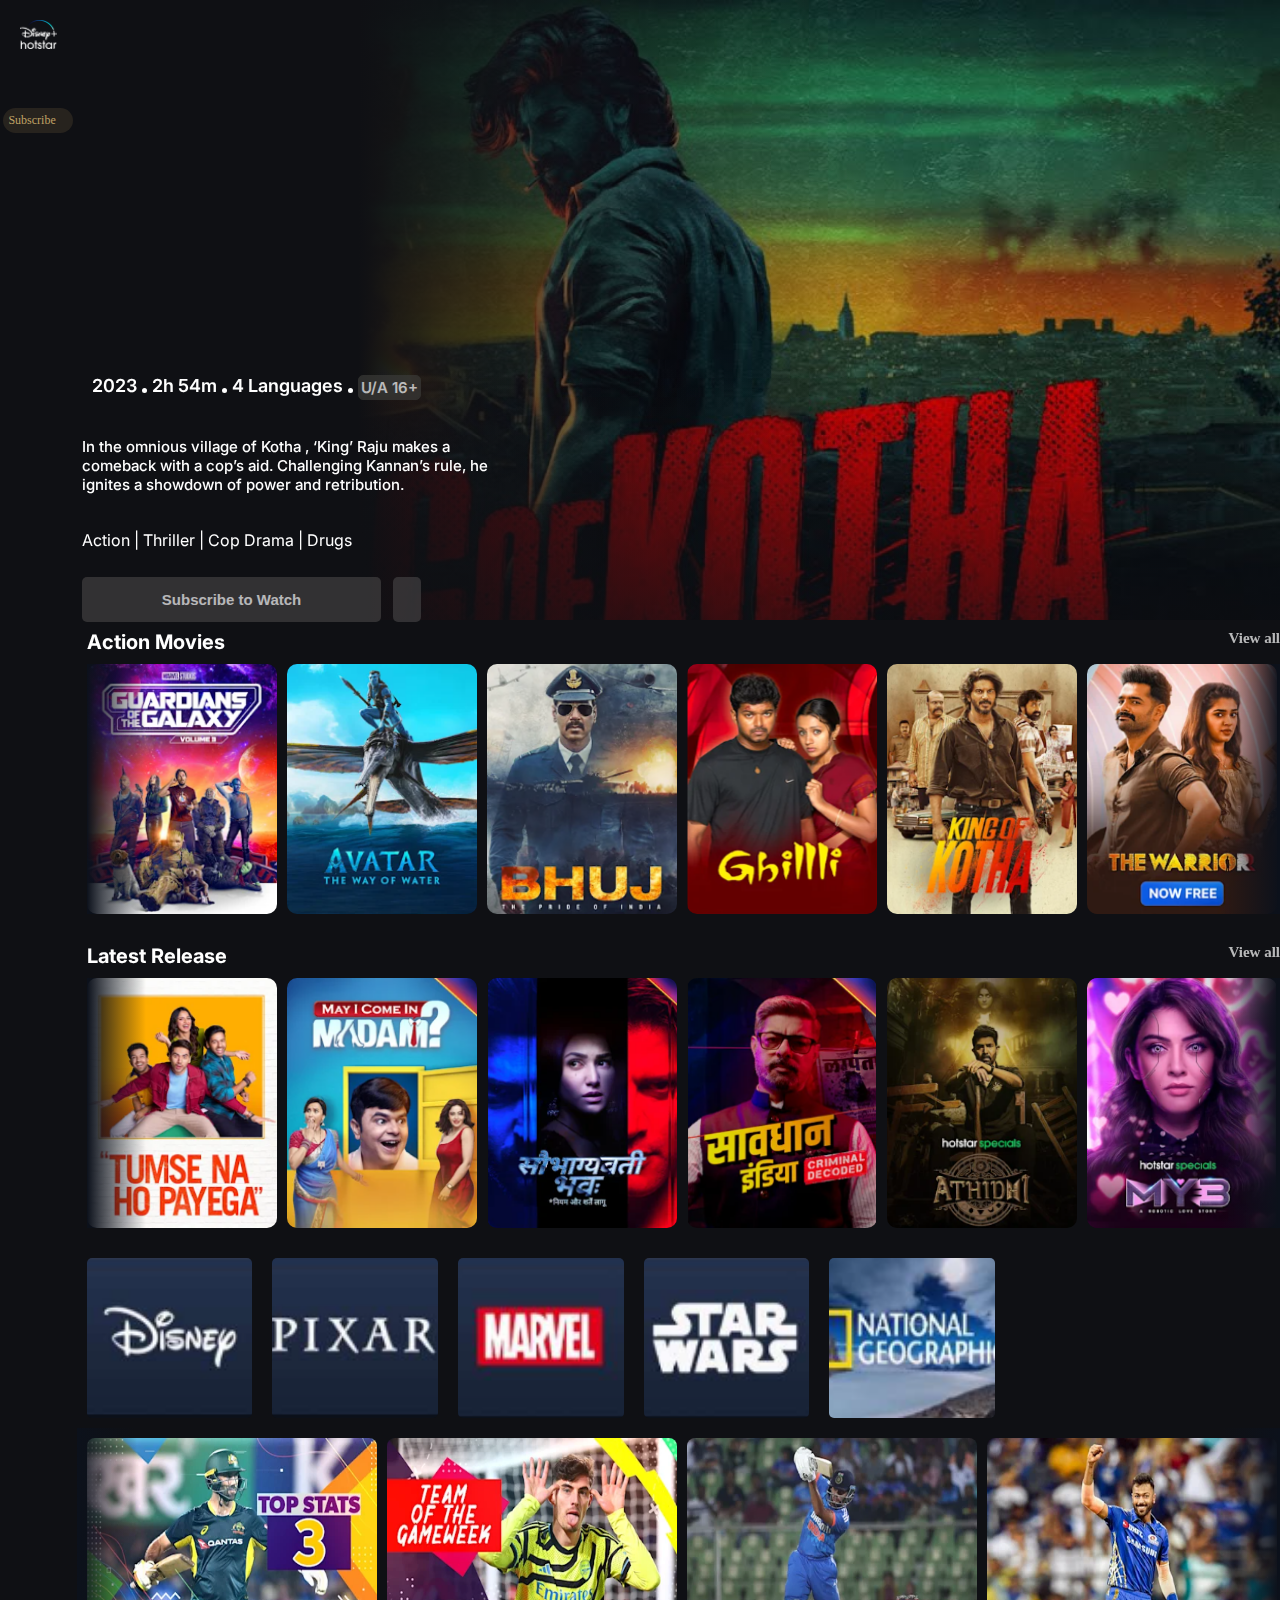
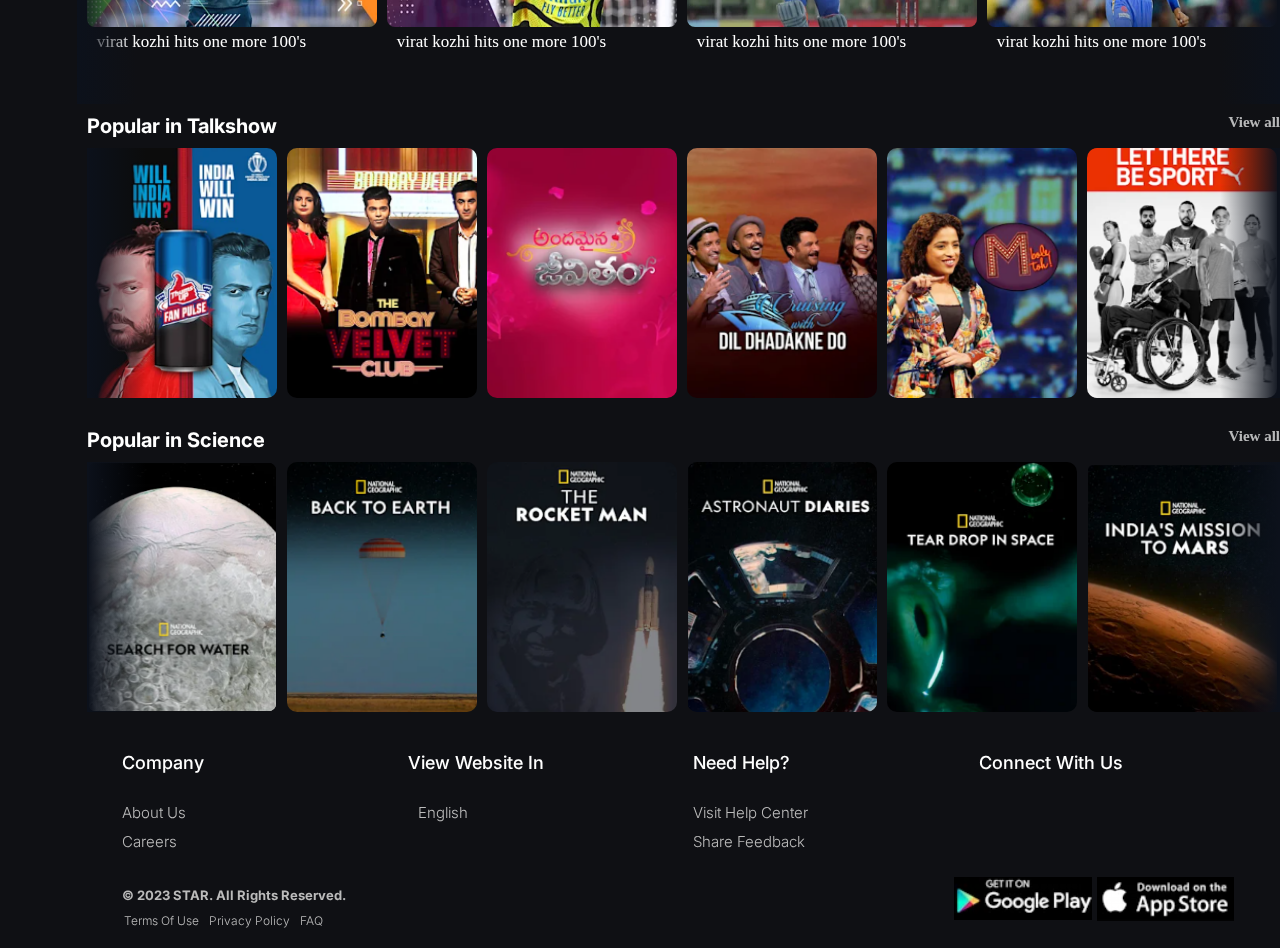
<file: index.html>
<html>
    <head>
        <title>
            Disney Plus Hotstar
        </title>
        <link href="https://fonts.googleapis.com/css2?family=Inter&display=swap" rel="stylesheet">
        <link rel="stylesheet" href="assets/style.css">
        <link rel="stylesheet" href="https://cdnjs.cloudflare.com/ajax/libs/font-awesome/6.4.2/css/all.min.css" integrity="sha512-z3gLpd7yknf1YoNbCzqRKc4qyor8gaKU1qmn+CShxbuBusANI9QpRohGBreCFkKxLhei6S9CQXFEbbKuqLg0DA==" crossorigin="anonymous" referrerpolicy="no-referrer" />
        
    </head>
    <body>
      <main class="main">
        

        
      <div class="navi">
        <div>
            <img class="logo" src="images/Disney-Hotstar.png.png" alt="logo">
        </div>
       
        <div class="navigation">
          <div class="subscribe">
          <a class="sub-btn" href="pages/subscription.html"> Subscribe</a>  <i class="fa-solid fa-angle-right"></i>
          </div>
          <ul class="icons">
          <li class="icon"><a href="pages/login.html"><i class="fa-regular fa-circle-user"></i></a></li>
          <li class="icon"><i class="fa-solid fa-magnifying-glass"></i> </li>
          <li class="icon"><i class="fa-solid fa-house"></i></li>
          <li class="icon"><i class="fa-solid fa-tv"></i></li>
          <li class="icon"><i class="fa-solid fa-clapperboard"></i></li>
          <li class="icon"><i class="fa-solid fa-basketball"></i></li>
          </ul>
        </div> 
        
      </div>
      <div class="main-page">
      <section class="banner">
        <div class="banner-overlay-1">

        </div>
        <div class="banner-overlay-2">

        </div>
        <img class="banner-img" src="images/maxresdefault.jpg" alt="banner">
      
      </section>
      <section class="main-area">
        <section class="banner-detail">
          <div class="detail-space">
            <div class="movie-detail">
           <p>2023 </p> 
           <p> 
            <span class="dot"></span>
           </p> 
           <p>2h 54m</p>
            <p>
              <span class="dot"></span>
            </p> 
            <p>4 Languages</p> 
            <p>
              <span class="dot"></span>
            </p> 
            <p class="age-limit">U/A 16+
            </p>
          </div>
          <p class="movie-story">
            In the omnious village of Kotha , ‘King’ Raju makes a comeback with a cop’s aid. Challenging Kannan’s rule, he ignites a showdown of power and retribution.
          </p>
          <p class="movie-genere">Action | Thriller | Cop Drama | Drugs</p>
          <div class="watch">
            <button class="play-button">
              <i class="fa-solid fa-play"></i>Subscribe to Watch
            </button>
            <button class="plus-button">
              <i class="fa-solid fa-plus"></i>
            </button>
          
        </div>
      </div>
          
        </section>

        <!-- latest Release movies  -->

         <section class="movie-sections">
          <div class="movie-sections-header">
            <p class="section-title">
              Action Movies
            </p>
            <p class="view-all">View all <i class="fa-solid fa-chevron-right"></i></p>
          </div>
          <div class="movies">
            
            <button class="pre-btn" ><i class="fa-solid fa-angle-left"></i></button>
            <button class="nxt-btn" ><i class="fa-solid fa-angle-right"></i></button>


            <div class="movies-list" >

            <div class="card-container">
              <img src="images/galaxy.PNG" alt="galaxy-movie">
              <div class="card-body">
                <h2 class="name">Movie Name</h2>
                <h6 class="des">Lorem ipsum dolor sit amet consectetur adipisicing elit.</h6>
                <div class="watchlist">
                <button class="plus-button">
                  <i class="fa-solid fa-plus"></i>
                </button>
                <button class="Watchlist-btn"><h5>Add to Watchlist</h5> </button>
                </div>
              </div>
            </div>

            <div class="card-container">
              <img src="images/avatar.PNG" alt="galaxy-movie">
              <div class="card-body">
                <h2 class="name">Movie Name</h2>
                <h6 class="des">Lorem ipsum dolor sit amet consectetur adipisicing elit.</h6>
                <div class="watchlist">
                <button class="plus-button">
                  <i class="fa-solid fa-plus"></i>
                </button>
                <button class="Watchlist-btn"><h5>Add to Watchlist</h5> </button>
                </div>
              </div>
            </div>

            
            
            <div class="card-container">
              <img src="images/bhuj.PNG" alt="galaxy-movie">
              <div class="card-body">
                <h2 class="name">Movie Name</h2>
                <h6 class="des">Lorem ipsum dolor sit amet consectetur adipisicing elit.</h6>
                <div class="watchlist">
                <button class="plus-button">
                  <i class="fa-solid fa-plus"></i>
                </button>
                <button class="Watchlist-btn"><h5>Add to Watchlist</h5> </button>
                </div>
              </div>
            </div>

            <div class="card-container">
              <img src="images/Ghilli.PNG" alt="galaxy-movie">
              <div class="card-body">
                <h2 class="name">Movie Name</h2>
                <h6 class="des">Lorem ipsum dolor sit amet consectetur adipisicing elit.</h6>
                <div class="watchlist">
                <button class="plus-button">
                  <i class="fa-solid fa-plus"></i>
                </button>
                <button class="Watchlist-btn"><h5>Add to Watchlist</h5> </button>
                </div>
              </div>
            </div>

            <div class="card-container">
              <img src="images/KOF.PNG" alt="galaxy-movie">
              <div class="card-body">
                <h2 class="name">Movie Name</h2>
                <h6 class="des">Lorem ipsum dolor sit amet consectetur adipisicing elit.</h6>
                <div class="watchlist">
                <button class="plus-button">
                  <i class="fa-solid fa-plus"></i>
                </button>
                <button class="Watchlist-btn"><h5>Add to Watchlist</h5> </button>
                </div>
              </div>
            </div>

            <div class="card-container">
              <img src="images/the warrior.PNG" alt="galaxy-movie">
              <div class="card-body">
                <h2 class="name">Movie Name</h2>
                <h6 class="des">Lorem ipsum dolor sit amet consectetur adipisicing elit.</h6>
                <div class="watchlist">
                <button class="plus-button">
                  <i class="fa-solid fa-plus"></i>
                </button>
                <button class="Watchlist-btn"><h5>Add to Watchlist</h5> </button>
                </div>
              </div>
            </div>
            
            <div class="card-container">
              <img src="images/skanda.PNG" alt="galaxy-movie">
              <div class="card-body">
                <h2 class="name">Movie Name</h2>
                <h6 class="des">Lorem ipsum dolor sit amet consectetur adipisicing elit.</h6>
                <div class="watchlist">
                <button class="plus-button">
                  <i class="fa-solid fa-plus"></i>
                </button>
                <button class="Watchlist-btn"><h5>Add to Watchlist</h5> </button>
                </div>
              </div>
            </div>

            <div class="card-container">
              <img src="images/jfk.PNG" alt="galaxy-movie">
              <div class="card-body">
                <h2 class="name">Movie Name</h2>
                <h6 class="des">Lorem ipsum dolor sit amet consectetur adipisicing elit.</h6>
                <div class="watchlist">
                <button class="plus-button">
                  <i class="fa-solid fa-plus"></i>
                </button>
                <button class="Watchlist-btn"><h5>Add to Watchlist</h5> </button>
                </div>
              </div>
            </div>
            
            <div class="card-container">
              <img src="images/valatty.PNG" alt="galaxy-movie">
              <div class="card-body">
                <h2 class="name">Movie Name</h2>
                <h6 class="des">Lorem ipsum dolor sit amet consectetur adipisicing elit.</h6>
                <div class="watchlist">
                <button class="plus-button">
                  <i class="fa-solid fa-plus"></i>
                </button>
                <button class="Watchlist-btn"><h5>Add to Watchlist</h5> </button>
                </div>
              </div>
            </div>


            <div class="card-container">
              <img src="images/venice.PNG" alt="galaxy-movie">
              <div class="card-body">
                <h2 class="name">Movie Name</h2>
                <h6 class="des">Lorem ipsum dolor sit amet consectetur adipisicing elit.</h6>
                <div class="watchlist">
                <button class="plus-button">
                  <i class="fa-solid fa-plus"></i>
                </button>
                <button class="Watchlist-btn"><h5>Add to Watchlist</h5> </button>
                </div>
              </div>
            </div>

            <div class="card-container">
              <img src="images/KOF.PNG" alt="galaxy-movie">
              <div class="card-body">
                <h2 class="name">Movie Name</h2>
                <h6 class="des">Lorem ipsum dolor sit amet consectetur adipisicing elit.</h6>
                <div class="watchlist">
                <button class="plus-button">
                  <i class="fa-solid fa-plus"></i>
                </button>
                <button class="Watchlist-btn"><h5>Add to Watchlist</h5> </button>
                </div>
              </div>
            </div>

            <div class="card-container">
              <img src="images/KOF.PNG" alt="galaxy-movie">
              <div class="card-body">
                <h2 class="name">Movie Name</h2>
                <h6 class="des">Lorem ipsum dolor sit amet consectetur adipisicing elit.</h6>
                <div class="watchlist">
                <button class="plus-button">
                  <i class="fa-solid fa-plus"></i>
                </button>
                <button class="Watchlist-btn"><h5>Add to Watchlist</h5> </button>
                </div>
              </div>
            </div>

            <div class="card-container">
              <img src="images/KOF.PNG" alt="galaxy-movie">
              <div class="card-body">
                <h2 class="name">Movie Name</h2>
                <h6 class="des">Lorem ipsum dolor sit amet consectetur adipisicing elit.</h6>
                <div class="watchlist">
                <button class="plus-button">
                  <i class="fa-solid fa-plus"></i>
                </button>
                <button class="Watchlist-btn"><h5>Add to Watchlist</h5> </button>
                </div>
              </div>
            </div>

            <div class="card-container">
              <img src="images/KOF.PNG" alt="galaxy-movie">
              <div class="card-body">
                <h2 class="name">Movie Name</h2>
                <h6 class="des">Lorem ipsum dolor sit amet consectetur adipisicing elit.</h6>
                <div class="watchlist">
                <button class="plus-button">
                  <i class="fa-solid fa-plus"></i>
                </button>
                <button class="Watchlist-btn"><h5>Add to Watchlist</h5> </button>
                </div>
              </div>
            </div>

          </div>
          </div>
         </section>

         <!-- section 2 -->
         
          <section class="movie-sections">
          <div class="movie-sections-header">
            <p class="section-title">
              Latest Release
            </p>
            <p class="view-all">View all <i class="fa-solid fa-chevron-right"></i></p>
          </div>
          <div class="movies">
            
            <button class="pre-btn" title="btn"><i class="fa-solid fa-angle-left"></i></button>
            <button class="nxt-btn" title="btn"><i class="fa-solid fa-angle-right"></i></button>


            <div class="movies-list" >

            <div class="card-container">
              <img src="images/LR1.PNG" alt="galaxy-movie">
              <div class="card-body">
                <h2 class="name">Movie Name</h2>
                <h6 class="des">Lorem ipsum dolor sit amet consectetur adipisicing elit.</h6>
                <div class="watchlist">
                <button class="plus-button">
                  <i class="fa-solid fa-plus"></i>
                </button>
                <button class="Watchlist-btn"><h5>Add to Watchlist</h5> </button>
                </div>
              </div>
            </div>

            <div class="card-container">
              <img src="images/LR2.PNG" alt="galaxy-movie">
              <div class="card-body">
                <h2 class="name">Movie Name</h2>
                <h6 class="des">Lorem ipsum dolor sit amet consectetur adipisicing elit.</h6>
                <div class="watchlist">
                <button class="plus-button">
                  <i class="fa-solid fa-plus"></i>
                </button>
                <button class="Watchlist-btn"><h5>Add to Watchlist</h5> </button>
                </div>
              </div>
            </div>

            
            
            <div class="card-container">
              <img src="images/LR3.PNG" alt="galaxy-movie">
              <div class="card-body">
                <h2 class="name">Movie Name</h2>
                <h6 class="des">Lorem ipsum dolor sit amet consectetur adipisicing elit.</h6>
                <div class="watchlist">
                <button class="plus-button">
                  <i class="fa-solid fa-plus"></i>
                </button>
                <button class="Watchlist-btn"><h5>Add to Watchlist</h5> </button>
                </div>
              </div>
            </div>

            <div class="card-container">
              <img src="images/LR4.PNG" alt="galaxy-movie">
              <div class="card-body">
                <h2 class="name">Movie Name</h2>
                <h6 class="des">Lorem ipsum dolor sit amet consectetur adipisicing elit.</h6>
                <div class="watchlist">
                <button class="plus-button">
                  <i class="fa-solid fa-plus"></i>
                </button>
                <button class="Watchlist-btn"><h5>Add to Watchlist</h5> </button>
                </div>
              </div>
            </div>

            <div class="card-container">
              <img src="images/LR5.PNG" alt="galaxy-movie">
              <div class="card-body">
                <h2 class="name">Movie Name</h2>
                <h6 class="des">Lorem ipsum dolor sit amet consectetur adipisicing elit.</h6>
                <div class="watchlist">
                <button class="plus-button">
                  <i class="fa-solid fa-plus"></i>
                </button>
                <button class="Watchlist-btn"><h5>Add to Watchlist</h5> </button>
                </div>
              </div>
            </div>

            <div class="card-container">
              <img src="images/LR6.PNG" alt="galaxy-movie">
              <div class="card-body">
                <h2 class="name">Movie Name</h2>
                <h6 class="des">Lorem ipsum dolor sit amet consectetur adipisicing elit.</h6>
                <div class="watchlist">
                <button class="plus-button">
                  <i class="fa-solid fa-plus"></i>
                </button>
                <button class="Watchlist-btn"><h5>Add to Watchlist</h5> </button>
                </div>
              </div>
            </div>
            
            <div class="card-container">
              <img src="images/LR1.PNG" alt="galaxy-movie">
              <div class="card-body">
                <h2 class="name">Movie Name</h2>
                <h6 class="des">Lorem ipsum dolor sit amet consectetur adipisicing elit.</h6>
                <div class="watchlist">
                <button class="plus-button">
                  <i class="fa-solid fa-plus"></i>
                </button>
                <button class="Watchlist-btn"><h5>Add to Watchlist</h5> </button>
                </div>
              </div>
            </div>

            <div class="card-container">
              <img src="images/LR2.PNG" alt="galaxy-movie">
              <div class="card-body">
                <h2 class="name">Movie Name</h2>
                <h6 class="des">Lorem ipsum dolor sit amet consectetur adipisicing elit.</h6>
                <div class="watchlist">
                <button class="plus-button">
                  <i class="fa-solid fa-plus"></i>
                </button>
                <button class="Watchlist-btn"><h5>Add to Watchlist</h5> </button>
                </div>
              </div>
            </div>
            
            <div class="card-container">
              <img src="images/LR3.PNG" alt="galaxy-movie">
              <div class="card-body">
                <h2 class="name">Movie Name</h2>
                <h6 class="des">Lorem ipsum dolor sit amet consectetur adipisicing elit.</h6>
                <div class="watchlist">
                <button class="plus-button">
                  <i class="fa-solid fa-plus"></i>
                </button>
                <button class="Watchlist-btn"><h5>Add to Watchlist</h5> </button>
                </div>
              </div>
            </div>


            <div class="card-container">
              <img src="images/LR4.PNG" alt="galaxy-movie">
              <div class="card-body">
                <h2 class="name">Movie Name</h2>
                <h6 class="des">Lorem ipsum dolor sit amet consectetur adipisicing elit.</h6>
                <div class="watchlist">
                <button class="plus-button">
                  <i class="fa-solid fa-plus"></i>
                </button>
                <button class="Watchlist-btn"><h5>Add to Watchlist</h5> </button>
                </div>
              </div>
            </div>

            


          </div>
          </div>
         </section> 

              <!-- section 3 -->

          <div class="video-card-container">
          <div class="video-card">
            <img class="video-card-img" src="images/Disney channel.PNG" alt="disneyChannel">
            <video src="videos/Disney Logo (HD).mp4" muted loop class="card-video"></video>
          </div>

          <div class="video-card">
            <img class="video-card-img" src="images/Pixar.PNG" alt="Pixar">
            <video src="videos/videoplayback.mp4" muted loop class="card-video"></video>
          </div>

          <div class="video-card">
            <img class="video-card-img" src="images/marvel.PNG" alt="Marvel">
            <video src="videos/Marvel Comics Intro.mp4" muted loop class="card-video"></video>
          </div>

          <div class="video-card">
            <img class="video-card-img" src="images/star wars.PNG" alt="StarWars">
            <video src="videos/Star Wars New Logo (From The Mandalorian TV Series).mp4" muted loop class="card-video"></video> 
          </div>

          <div class="video-card">
            <img class="video-card-img" src="images/NG.PNG" alt="NationalGeographic">
            <video src="videos/national geographic intro.mp4" muted loop class="card-video"></video>
          </div>

        

        </div>

           <!-- sports -->

        <section>

          
          <div class="sports">

            <button class="pre-btn" ><i class="fa-solid fa-angle-left"></i></button>
            <button class="nxt-btn" ><i class="fa-solid fa-angle-right"></i></button>

            <div class="movies-list">

              <div class="sport">
              <div class="sport-img">
                <img src="images/sport img 1.webp"> 
                <i class="fa-solid fa-play"></i>
              </div>
              <p class="sports-title"> 
                virat kozhi hits one more 100's
              </p>
              <p class="sports-description">
                Lorem ipsum dolor sit amet, consectetur adipisicing elit. Officiis deserunt, reiciendis .
              </p>
          </div>

          <div class="sport">
            <div class="sport-img">
              <img src="images/sport img 2.webp"> 
              <i class="fa-solid fa-play"></i>
            </div>
            <p class="sports-title"> 
              virat kozhi hits one more 100's
            </p>
            <p class="sports-description">
              Lorem ipsum dolor sit amet, consectetur adipisicing elit. Officiis deserunt, reiciendis .
            </p>
        </div>

        <div class="sport">
          <div class="sport-img">
            <img src="images/sport img 3.webp"> 
            <i class="fa-solid fa-play"></i>
          </div>
          <p class="sports-title"> 
            virat kozhi hits one more 100's
          </p>
          <p class="sports-description">
            Lorem ipsum dolor sit amet, consectetur adipisicing elit. Officiis deserunt, reiciendis .
          </p>
      </div>
      <div class="sport">
        <div class="sport-img">
          <img src="images/sport img 4.webp"> 
          <i class="fa-solid fa-play"></i>
        </div>
        <p class="sports-title"> 
          virat kozhi hits one more 100's
        </p>
        <p class="sports-description">
          Lorem ipsum dolor sit amet, consectetur adipisicing elit. Officiis deserunt, reiciendis .
        </p>
    </div>
    <div class="sport">
      <div class="sport-img">
        <img src="images/sport img 5.webp"> 
        <i class="fa-solid fa-play"></i>
      </div>
      <p class="sports-title"> 
        virat kozhi hits one more 100's
      </p>
      <p class="sports-description">
        Lorem ipsum dolor sit amet, consectetur adipisicing elit. Officiis deserunt, reiciendis .
      </p>
  </div>
  <div class="sport">
    <div class="sport-img">
      <img src="images/sport imf 7.webp"> 
      <i class="fa-solid fa-play"></i>
    </div>
    <p class="sports-title"> 
      virat kozhi hits one more 100's
    </p>
    <p class="sports-description">
      Lorem ipsum dolor sit amet, consectetur adipisicing elit. Officiis deserunt, reiciendis .
    </p>
</div>
        </div>
          
        </div>
         </section> 

                  <!-- section 4 -->

         <section class="movie-sections">
          <div class="movie-sections-header">
            <p class="section-title">
              Popular in Talkshow
            </p>
            <p class="view-all">View all <i class="fa-solid fa-chevron-right"></i></p>
          </div>
          <div class="movies">

            <button class="pre-btn" title="btn"><i class="fa-solid fa-angle-left"></i></button>
            <button class="nxt-btn" title="btn"><i class="fa-solid fa-angle-right"></i></button>


            <div class="movies-list" >

            <div class="card-container">
              <img src="images/PT1.png" alt="galaxy-movie">
              <div class="card-body">
                <h2 class="name">Movie Name</h2>
                <h6 class="des">Lorem ipsum dolor sit amet consectetur adipisicing elit.</h6>
                <div class="watchlist">
                <button class="plus-button">
                  <i class="fa-solid fa-plus"></i>
                </button>
                <button class="Watchlist-btn"><h5>Add to Watchlist</h5> </button>
                </div>
              </div>
            </div>

            <div class="card-container">
              <img src="images//PT2.png" alt="galaxy-movie">
              <div class="card-body">
                <h2 class="name">Movie Name</h2>
                <h6 class="des">Lorem ipsum dolor sit amet consectetur adipisicing elit.</h6>
                <div class="watchlist">
                <button class="plus-button">
                  <i class="fa-solid fa-plus"></i>
                </button>
                <button class="Watchlist-btn"><h5>Add to Watchlist</h5> </button>
                </div>
              </div>
            </div>

            
            
            <div class="card-container">
              <img src="images/PT3.png" alt="galaxy-movie">
              <div class="card-body">
                <h2 class="name">Movie Name</h2>
                <h6 class="des">Lorem ipsum dolor sit amet consectetur adipisicing elit.</h6>
                <div class="watchlist">
                <button class="plus-button">
                  <i class="fa-solid fa-plus"></i>
                </button>
                <button class="Watchlist-btn"><h5>Add to Watchlist</h5> </button>
                </div>
              </div>
            </div>

            <div class="card-container">
              <img src="images/PT4.png" alt="galaxy-movie">
              <div class="card-body">
                <h2 class="name">Movie Name</h2>
                <h6 class="des">Lorem ipsum dolor sit amet consectetur adipisicing elit.</h6>
                <div class="watchlist">
                <button class="plus-button">
                  <i class="fa-solid fa-plus"></i>
                </button>
                <button class="Watchlist-btn"><h5>Add to Watchlist</h5> </button>
                </div>
              </div>
            </div>

            <div class="card-container">
              <img src="images/PT5.png" alt="galaxy-movie">
              <div class="card-body">
                <h2 class="name">Movie Name</h2>
                <h6 class="des">Lorem ipsum dolor sit amet consectetur adipisicing elit.</h6>
                <div class="watchlist">
                <button class="plus-button">
                  <i class="fa-solid fa-plus"></i>
                </button>
                <button class="Watchlist-btn"><h5>Add to Watchlist</h5> </button>
                </div>
              </div>
            </div>

            <div class="card-container">
              <img src="images/PT6.png" alt="galaxy-movie">
              <div class="card-body">
                <h2 class="name">Movie Name</h2>
                <h6 class="des">Lorem ipsum dolor sit amet consectetur adipisicing elit.</h6>
                <div class="watchlist">
                <button class="plus-button">
                  <i class="fa-solid fa-plus"></i>
                </button>
                <button class="Watchlist-btn"><h5>Add to Watchlist</h5> </button>
                </div>
              </div>
            </div>
            
            <div class="card-container">
              <img src="images/PT1.png" alt="galaxy-movie">
              <div class="card-body">
                <h2 class="name">Movie Name</h2>
                <h6 class="des">Lorem ipsum dolor sit amet consectetur adipisicing elit.</h6>
                <div class="watchlist">
                <button class="plus-button">
                  <i class="fa-solid fa-plus"></i>
                </button>
                <button class="Watchlist-btn"><h5>Add to Watchlist</h5> </button>
                </div>
              </div>
            </div>

            <div class="card-container">
              <img src="images/PT2.png" alt="galaxy-movie">
              <div class="card-body">
                <h2 class="name">Movie Name</h2>
                <h6 class="des">Lorem ipsum dolor sit amet consectetur adipisicing elit.</h6>
                <div class="watchlist">
                <button class="plus-button">
                  <i class="fa-solid fa-plus"></i>
                </button>
                <button class="Watchlist-btn"><h5>Add to Watchlist</h5> </button>
                </div>
              </div>
            </div>
            
            <div class="card-container">
              <img src="images/PT3.png" alt="galaxy-movie">
              <div class="card-body">
                <h2 class="name">Movie Name</h2>
                <h6 class="des">Lorem ipsum dolor sit amet consectetur adipisicing elit.</h6>
                <div class="watchlist">
                <button class="plus-button">
                  <i class="fa-solid fa-plus"></i>
                </button>
                <button class="Watchlist-btn"><h5>Add to Watchlist</h5> </button>
                </div>
              </div>
            </div>


            <div class="card-container">
              <img src="images/PT4.png" alt="galaxy-movie">
              <div class="card-body">
                <h2 class="name">Movie Name</h2>
                <h6 class="des">Lorem ipsum dolor sit amet consectetur adipisicing elit.</h6>
                <div class="watchlist">
                <button class="plus-button">
                  <i class="fa-solid fa-plus"></i>
                </button>
                <button class="Watchlist-btn"><h5>Add to Watchlist</h5> </button>
                </div>
              </div>
            </div>
            

          </div>
          </div>
         </section> 

         <!-- section 5 -->

         <section class="movie-sections">
          <div class="movie-sections-header">
            <p class="section-title">
              Popular in Science
            </p>
            <p class="view-all">View all <i class="fa-solid fa-chevron-right"></i></p>
          </div>
          <div class="movies">

            <button class="pre-btn" title="btn"><i class="fa-solid fa-angle-left"></i></button>
            <button class="nxt-btn" title="btn"><i class="fa-solid fa-angle-right"></i></button>


            <div class="movies-list" >

            <div class="card-container">
              <img src="images/PS1.png" alt="galaxy-movie">
              <div class="card-body">
                <h2 class="name">Movie Name</h2>
                <h6 class="des">Lorem ipsum dolor sit amet consectetur adipisicing elit.</h6>
                <div class="watchlist">
                <button class="plus-button">
                  <i class="fa-solid fa-plus"></i>
                </button>
                <button class="Watchlist-btn"><h5>Add to Watchlist</h5> </button>
                </div>
              </div>
            </div>

            <div class="card-container">
              <img src="images//PS2.png" alt="galaxy-movie">
              <div class="card-body">
                <h2 class="name">Movie Name</h2>
                <h6 class="des">Lorem ipsum dolor sit amet consectetur adipisicing elit.</h6>
                <div class="watchlist">
                <button class="plus-button">
                  <i class="fa-solid fa-plus"></i>
                </button>
                <button class="Watchlist-btn"><h5>Add to Watchlist</h5> </button>
                </div>
              </div>
            </div>

            
            
            <div class="card-container">
              <img src="images/PS3.png" alt="galaxy-movie">
              <div class="card-body">
                <h2 class="name">Movie Name</h2>
                <h6 class="des">Lorem ipsum dolor sit amet consectetur adipisicing elit.</h6>
                <div class="watchlist">
                <button class="plus-button">
                  <i class="fa-solid fa-plus"></i>
                </button>
                <button class="Watchlist-btn"><h5>Add to Watchlist</h5> </button>
                </div>
              </div>
            </div>

            <div class="card-container">
              <img src="images/PS4.png" alt="galaxy-movie">
              <div class="card-body">
                <h2 class="name">Movie Name</h2>
                <h6 class="des">Lorem ipsum dolor sit amet consectetur adipisicing elit.</h6>
                <div class="watchlist">
                <button class="plus-button">
                  <i class="fa-solid fa-plus"></i>
                </button>
                <button class="Watchlist-btn"><h5>Add to Watchlist</h5> </button>
                </div>
              </div>
            </div>

            <div class="card-container">
              <img src="images/PS5.png" alt="galaxy-movie">
              <div class="card-body">
                <h2 class="name">Movie Name</h2>
                <h6 class="des">Lorem ipsum dolor sit amet consectetur adipisicing elit.</h6>
                <div class="watchlist">
                <button class="plus-button">
                  <i class="fa-solid fa-plus"></i>
                </button>
                <button class="Watchlist-btn"><h5>Add to Watchlist</h5> </button>
                </div>
              </div>
            </div>

            <div class="card-container">
              <img src="images/PS6.png" alt="galaxy-movie">
              <div class="card-body">
                <h2 class="name">Movie Name</h2>
                <h6 class="des">Lorem ipsum dolor sit amet consectetur adipisicing elit.</h6>
                <div class="watchlist">
                <button class="plus-button">
                  <i class="fa-solid fa-plus"></i>
                </button>
                <button class="Watchlist-btn"><h5>Add to Watchlist</h5> </button>
                </div>
              </div>
            </div>
            
            <div class="card-container">
              <img src="images/PS1.png" alt="galaxy-movie">
              <div class="card-body">
                <h2 class="name">Movie Name</h2>
                <h6 class="des">Lorem ipsum dolor sit amet consectetur adipisicing elit.</h6>
                <div class="watchlist">
                <button class="plus-button">
                  <i class="fa-solid fa-plus"></i>
                </button>
                <button class="Watchlist-btn"><h5>Add to Watchlist</h5> </button>
                </div>
              </div>
            </div>

            <div class="card-container">
              <img src="images/PS2.png" alt="galaxy-movie">
              <div class="card-body">
                <h2 class="name">Movie Name</h2>
                <h6 class="des">Lorem ipsum dolor sit amet consectetur adipisicing elit.</h6>
                <div class="watchlist">
                <button class="plus-button">
                  <i class="fa-solid fa-plus"></i>
                </button>
                <button class="Watchlist-btn"><h5>Add to Watchlist</h5> </button>
                </div>
              </div>
            </div>
            
            <div class="card-container">
              <img src="images/PS3.png" alt="galaxy-movie">
              <div class="card-body">
                <h2 class="name">Movie Name</h2>
                <h6 class="des">Lorem ipsum dolor sit amet consectetur adipisicing elit.</h6>
                <div class="watchlist">
                <button class="plus-button">
                  <i class="fa-solid fa-plus"></i>
                </button>
                <button class="Watchlist-btn"><h5>Add to Watchlist</h5> </button>
                </div>
              </div>
            </div>


            <div class="card-container">
              <img src="images/PS4.png" alt="galaxy-movie">
              <div class="card-body">
                <h2 class="name">Movie Name</h2>
                <h6 class="des">Lorem ipsum dolor sit amet consectetur adipisicing elit.</h6>
                <div class="watchlist">
                <button class="plus-button">
                  <i class="fa-solid fa-plus"></i>
                </button>
                <button class="Watchlist-btn"><h5>Add to Watchlist</h5> </button>
                </div>
              </div>
            </div>
            

          </div>
          </div>
         </section> 

         <!-- footer -->

          <footer class="footer">
          <div class="container">
           <div class="row">
    
            <div class="footer-col">
              <h4>Company</h4>
              <ul>
                <li><a href="pages/About us.html">About Us</a></li>
                <li><a href="#">Careers</a></li>
              </ul>
            </div>
    
            <div class="footer-col">
              <h4>View Website In</h4>
             <div class="check">
              <i class="fa-solid fa-check"></i><a href="#">English</a>
              </div>
            </div>
    
            <div class="footer-col">
              <h4>Need Help?</h4>
              <ul>
                <li><a href="pages/help us.html">Visit Help Center</a></li>
                <li><a href="#">Share Feedback</a></li>
              </ul>
            </div>
    
            <div class="footer-col">
              <h4>Connect with Us</h4>
              <div class="social-links">
                <a href="#"><i class="fa-brands fa-facebook-f"></i></a>
                <a href="#"><i class="fa-brands fa-twitter"></i></a>
            </div>
            </div>

            <div class="footer-col">
             <h5> © 2023 STAR.  All Rights Reserved.</h5>
             <div class="conditions">
            <a href="#">Terms Of Use</a>
            <a href="#">Privacy Policy</a>
            <a href="#">FAQ</a>
             </div>
          </div>

          <div class="footer-col-apps">
            <div class="playstore">
               <img src="images/play store.png">
            </div>
            <div class="appstore">
              <img src="images/app store.png">
            </div>
          </div>
    
           </div>
          </div>
    
        </footer>
           
      </section>

    </div>
    </main>
    
    <script src="assets/script.js"></script>

  
    </body>

</html>
</file>
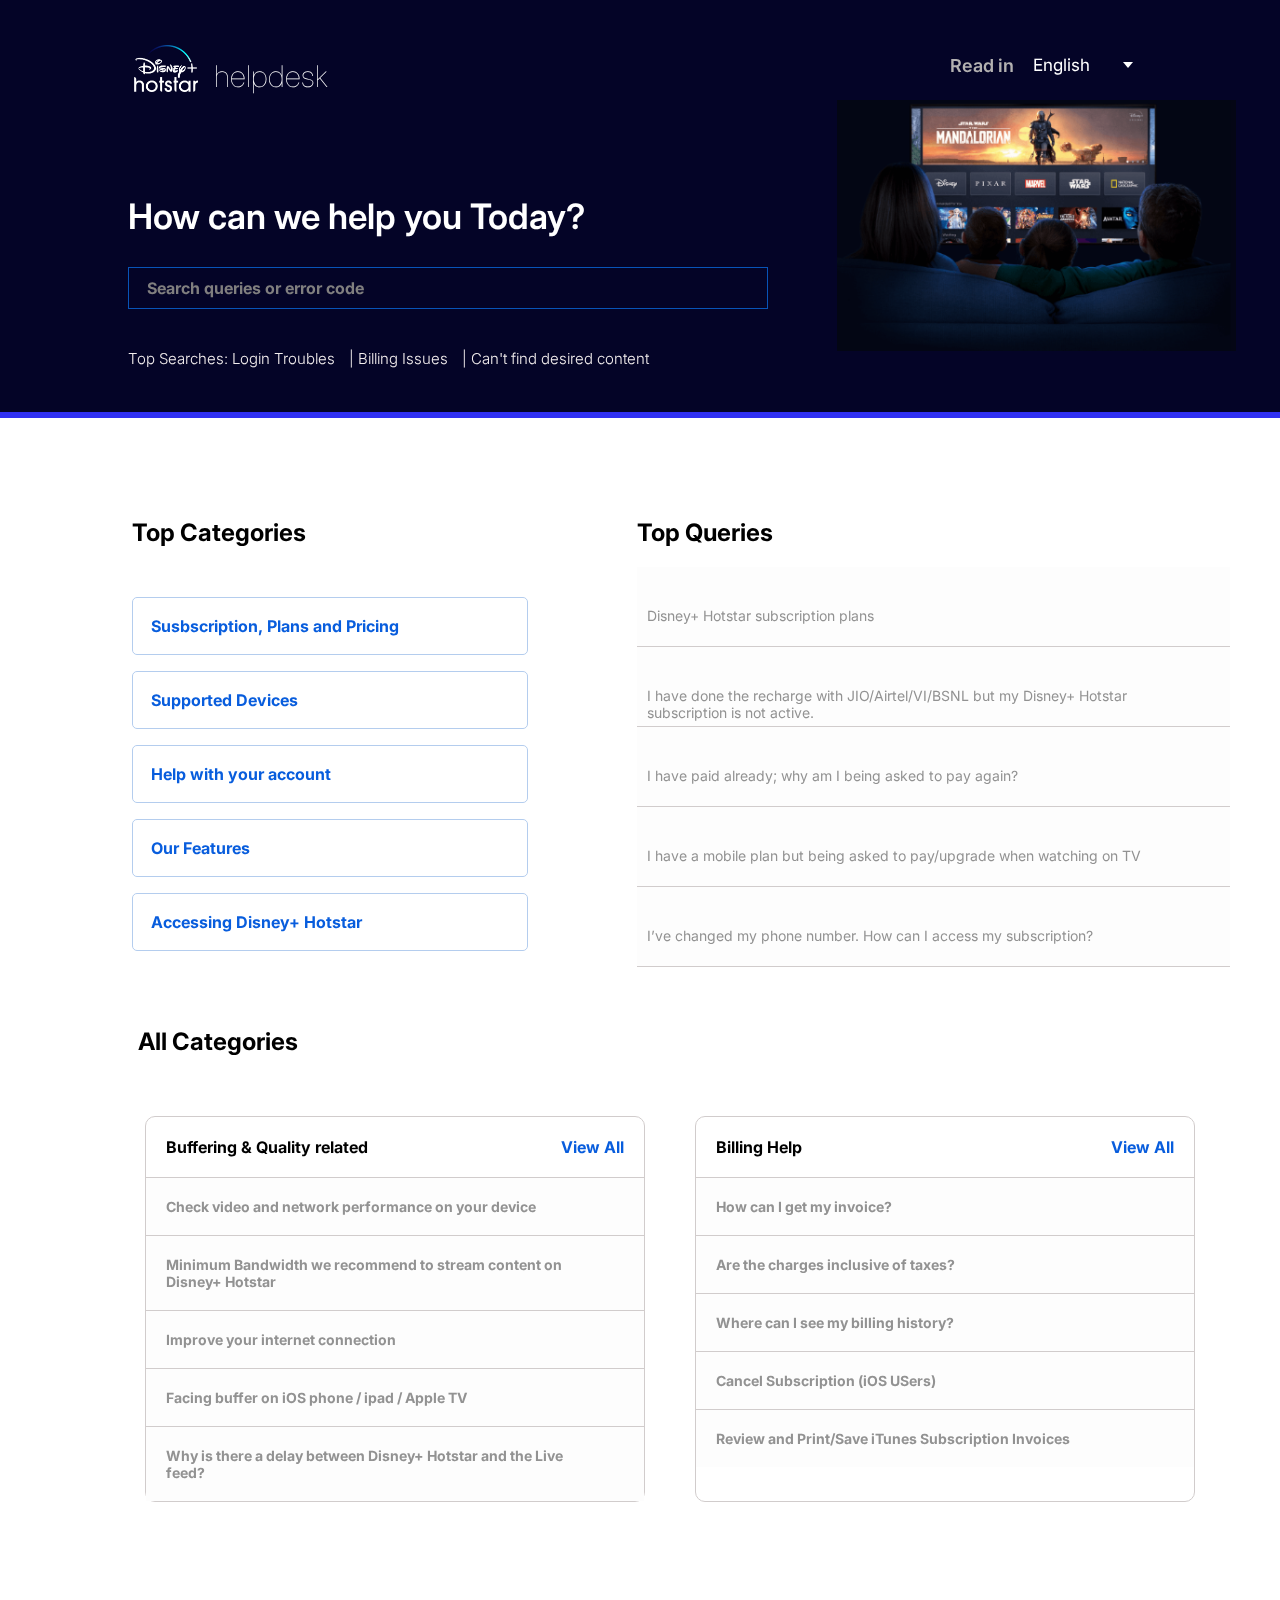
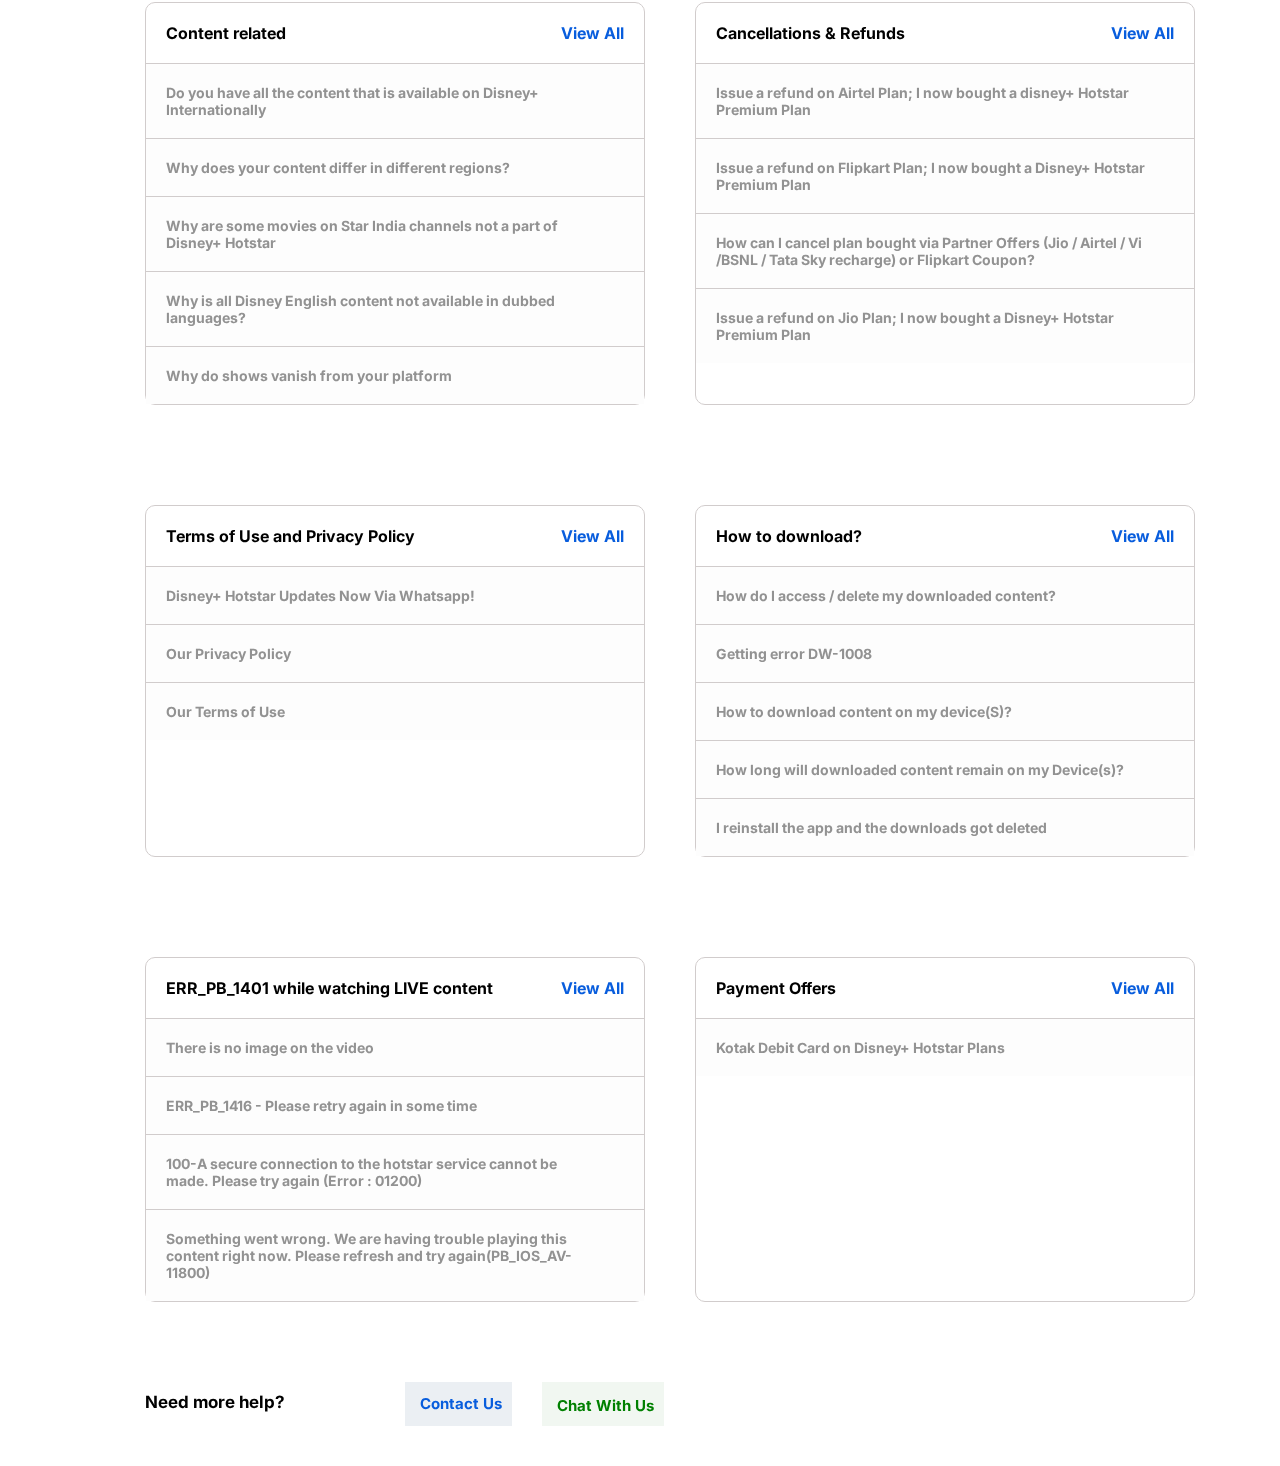
<file: pages/help us.html>
<!DOCTYPE html>
<html>
    <head>
        <meta charset="UTF-8">
        <meta name="viewport" content="width=device-width, initial-scale=1.0">
        <title>Helpdesk</title>
        <link rel="stylesheet" href="../assets/helpus.css">
        <link rel="stylesheet" href="https://cdnjs.cloudflare.com/ajax/libs/font-awesome/6.4.2/css/all.min.css" integrity="sha512-z3gLpd7yknf1YoNbCzqRKc4qyor8gaKU1qmn+CShxbuBusANI9QpRohGBreCFkKxLhei6S9CQXFEbbKuqLg0DA==" crossorigin="anonymous" referrerpolicy="no-referrer" />
    </head>

    <body>
        <header>
            <nav>
                <div class="navbar">

                    <div>
                        <img class="logo2" src="../images/Hlogo.webp" >
                    </div>
                <div>
                    <h1 class="helpdesk">helpdesk</h1>
                 </div>
                
                <div class="read">
                   <p>Read in</p>
                </div>

                <div class="dropdown">
                    <div class="select">
                        <span class="selected">English</span>
                        <div class="caret"></div>
                    </div>
                    <ul class="menu">
                        <li class="active">English</li>
                        <li>Hindi</li>
                        <li>Tamil</li>
                        <li>Telugu</li>
                    </ul>
                </div>

            </div>
            </nav>
           
            <div class="nav-content">

            <div class="queries">
                <p>How can we help you Today?</p>
                <h3><i class="fa-solid fa-magnifying-glass"></i> Search queries or error code</h3>
                <h4>Top Searches: Login Troubles <i class="fa-solid fa-arrow-up-right-from-square"></i> | Billing Issues  <i class="fa-solid fa-arrow-up-right-from-square"></i>  | Can't find desired content <i class="fa-solid fa-arrow-up-right-from-square"></i></h4>
            </div>

            <div class="watch">
               <img src="../images/watching.png">
            </div>

        </div>
         
        <div class="box"></div>
        
        <div class="top">

            <div class="top-categories">
            
            <div class="heading">
                <h2>Top Categories</h2>
            </div>
             
            <div class="contents">

            <div class="content 1">
                <div class="detail">
               <h4>Susbscription, Plans and Pricing</h4>
                <h6><i class="fa-solid fa-chevron-right"></i></h6>
            </div>
            </div>

            <div class="content 2">
                <div class="detail">
               <h4>Supported Devices</h4>
               <h6><i class="fa-solid fa-chevron-right"></i></h6>
            </div>
            </div>

            <div class="content 3">
                <div class="detail">
               <h4>Help with your account</h4>
               <h6><i class="fa-solid fa-chevron-right"></i></h6>
            </div>
            </div> 

            <div class="content 4">
                <div class="detail">
               <h4>Our Features</h4>
               <h6><i class="fa-solid fa-chevron-right"></i></h6>
            </div>
            </div>

            <div class="content 5">
                <div class="detail">
               <h4>Accessing Disney+ Hotstar</h4>
               <h6><i class="fa-solid fa-chevron-right"></i></h6>
            </div>
            </div>

            </div>

            </div>

            <div class="top-queries">
                
                <div class="headings">
                <h2>Top Queries</h2>
              </div>


              <div class="queries">

                <div class="query 1">
                    <div class="topic">
                   <h4>Disney+ Hotstar subscription plans</h4>
                    <h6><i class="fa-solid fa-chevron-right"></i></h6>
                </div>
                </div>
    
                <div class="query 2">
                    <div class="topic">
                   <h4>I have done the recharge with JIO/Airtel/VI/BSNL but my Disney+ Hotstar subscription is not active.</h4>
                   <h6><i class="fa-solid fa-chevron-right"></i></h6>
                </div>
                </div>
    
                <div class="query 3">
                    <div class="topic">
                   <h4>I have paid already; why am I being asked to pay again?</h4>
                   <h6><i class="fa-solid fa-chevron-right"></i></h6>
                </div>
                </div> 
    
                <div class="query 4">
                    <div class="topic">
                   <h4>I have a mobile plan but being asked to pay/upgrade when watching on TV</h4>
                   <h6><i class="fa-solid fa-chevron-right"></i></h6>
                </div>
                </div>
    
                <div class="query 5">
                    <div class="topic">
                   <h4>I’ve changed my phone number. How can I access my subscription?</h4>
                   <h6><i class="fa-solid fa-chevron-right"></i></h6>
                </div>
                </div>
        </div>
         
        </div>
        </div>

        <div class="all-categories">
            <h2>All Categories</h2>
        </div>

        <div class="category-1">

            <div class="Heading">
             <div class="sub-heading">
                <h2>Buffering & Quality related</h2>
                <h6>View All</h6>
             </div>

             <div class="sub-headings">
                <h2>Check video and network performance on your device</h2>
                <h6><i class="fa-solid fa-chevron-right"></i></h6>
             </div>

             <div class="sub-headings">
                <h2>Minimum Bandwidth we recommend to stream content on<br> Disney+ Hotstar</h2>
                <h6><i class="fa-solid fa-chevron-right"></i></h6>
             </div>

             <div class="sub-headings">
                <h2>Improve your internet connection</h2>
                <h6><i class="fa-solid fa-chevron-right"></i></h6>
             </div>

             <div class="sub-headings">
                <h2>Facing buffer on iOS phone / ipad / Apple TV</h2>
                <h6><i class="fa-solid fa-chevron-right"></i></h6>
             </div>

             <div class="sub-headings-end">
                <h2>Why is there a delay between Disney+ Hotstar and the Live <br>feed?</h2>
                <h6><i class="fa-solid fa-chevron-right"></i></h6>
             </div>


            </div>

            

            <div class="Heading">

             <div class="sub-heading">
                <h2>Billing Help</h2>
                <h6>View All</h6>
             </div>

             <div class="sub-headings">
                <h2>How can I get my invoice?</h2>
                <h6><i class="fa-solid fa-chevron-right"></i></h6>
             </div>

             <div class="sub-headings">
                <h2>Are the charges inclusive of taxes?</h2>
                <h6><i class="fa-solid fa-chevron-right"></i></h6>
             </div>

             <div class="sub-headings">
                <h2>Where can I see my billing history?</h2>
                <h6><i class="fa-solid fa-chevron-right"></i></h6>
             </div>

             <div class="sub-headings">
                <h2>Cancel Subscription (iOS USers)</h2>
                <h6><i class="fa-solid fa-chevron-right"></i></h6>
             </div>

             <div class="sub-headings-end">
                <h2>Review and Print/Save iTunes Subscription Invoices</h2>
                <h6><i class="fa-solid fa-chevron-right"></i></h6>
             </div>

            </div>

        </div>
        

        <div class="category-2">

            <div class="Heading">
             <div class="sub-heading">
                <h2>Content related</h2>
                <h6>View All</h6>
             </div>

             <div class="sub-headings">
                <h2>Do you have all the content that is available on Disney+ <br> Internationally</h2>
                <h6><i class="fa-solid fa-chevron-right"></i></h6>
             </div>

             <div class="sub-headings">
                <h2>Why does your content differ in different regions?</h2>
                <h6><i class="fa-solid fa-chevron-right"></i></h6>
             </div>

             <div class="sub-headings">
                <h2>Why are some movies on Star India channels not a part of<br>Disney+ Hotstar</h2>
                <h6><i class="fa-solid fa-chevron-right"></i></h6>
             </div>

             <div class="sub-headings">
                <h2>Why is all Disney English content not available in dubbed <br>languages?</h2>
                <h6><i class="fa-solid fa-chevron-right"></i></h6>
             </div>

             <div class="sub-headings-end">
                <h2>Why do shows vanish from your platform</h2>
                <h6><i class="fa-solid fa-chevron-right"></i></h6>
             </div>


            </div>

            

            <div class="Heading">

             <div class="sub-heading">
                <h2>Cancellations & Refunds</h2>
                <h6>View All</h6>
             </div>

             <div class="sub-headings">
                <h2>Issue a refund on Airtel Plan; I now bought a disney+ Hotstar<br>Premium Plan</h2>
                <h6><i class="fa-solid fa-chevron-right"></i></h6>
             </div>

             <div class="sub-headings">
                <h2>Issue a refund on Flipkart Plan; I now bought a Disney+ Hotstar<br>Premium Plan</h2>
                <h6><i class="fa-solid fa-chevron-right"></i></h6>
             </div>

             <div class="sub-headings">
                <h2>How can I cancel plan bought via Partner Offers (Jio / Airtel / Vi <br>/BSNL / Tata Sky recharge) or Flipkart Coupon?</h2>
                <h6><i class="fa-solid fa-chevron-right"></i></h6>
             </div>

             <div class="sub-headings-end">
                <h2>Issue a refund on Jio Plan; I now bought a Disney+ Hotstar<br>Premium Plan</h2>
                <h6><i class="fa-solid fa-chevron-right"></i></h6>
             </div>

             

            </div>

        </div>

        <div class="category-3">

            <div class="Heading">
             <div class="sub-heading">
                <h2>Terms of Use and Privacy Policy</h2>
                <h6>View All</h6>
             </div>

             <div class="sub-headings">
                <h2>Disney+ Hotstar Updates Now Via Whatsapp!</h2>
                <h6><i class="fa-solid fa-chevron-right"></i></h6>
             </div>

             <div class="sub-headings">
                <h2>Our Privacy Policy</h2>
                <h6><i class="fa-solid fa-chevron-right"></i></h6>
             </div>

             <div class="sub-headings-end">
                <h2>Our Terms of Use</h2>
                <h6><i class="fa-solid fa-chevron-right"></i></h6>
             </div>


            </div>

            

            <div class="Heading">

             <div class="sub-heading">
                <h2>How to download?</h2>
                <h6>View All</h6>
             </div>

             <div class="sub-headings">
                <h2>How do I access / delete my downloaded content?</h2>
                <h6><i class="fa-solid fa-chevron-right"></i></h6>
             </div>

             <div class="sub-headings">
                <h2>Getting error DW-1008</h2>
                <h6><i class="fa-solid fa-chevron-right"></i></h6>
             </div>

             <div class="sub-headings">
                <h2>How to download content on my device(S)?</h2>
                <h6><i class="fa-solid fa-chevron-right"></i></h6>
             </div>

             <div class="sub-headings">
                <h2>How long will downloaded content remain on my Device(s)?</h2>
                <h6><i class="fa-solid fa-chevron-right"></i></h6>
             </div>

             <div class="sub-headings-end">
                <h2>I reinstall the app and the downloads got deleted</h2>
                <h6><i class="fa-solid fa-chevron-right"></i></h6>
             </div>

            </div>

        </div>

        <div class="category-4">

            <div class="Heading">
             <div class="sub-heading">
                <h2>ERR_PB_1401 while watching LIVE content</h2>
                <h6>View All</h6>
             </div>

             <div class="sub-headings">
                <h2>There is no image on the video</h2>
                <h6><i class="fa-solid fa-chevron-right"></i></h6>
             </div>

             <div class="sub-headings">
                <h2>ERR_PB_1416 - Please retry again in some time</h2>
                <h6><i class="fa-solid fa-chevron-right"></i></h6>
             </div>

             <div class="sub-headings">
                <h2>100-A secure connection to the hotstar service cannot be<br>made. Please try again (Error : 01200)</h2>
                <h6><i class="fa-solid fa-chevron-right"></i></h6>
             </div>

             <div class="sub-headings-end">
                <h2>Something went wrong. We are having trouble playing this<br>content right now. Please refresh and try again(PB_IOS_AV-<br>11800)</h2>
                <h6><i class="fa-solid fa-chevron-right"></i></h6>
             </div>


            </div>

            

            <div class="Heading">

             <div class="sub-heading">
                <h2>Payment Offers</h2>
                <h6>View All</h6>
             </div>

             <div class="sub-headings-end">
                <h2>Kotak Debit Card on Disney+ Hotstar Plans</h2>
                <h6><i class="fa-solid fa-chevron-right"></i></h6>
             </div>

            </div>

        </div>

        <div class="need-help">

            <div class="more">
                <h2>Need more help?</h2>
            </div>

            <div class="contact">
                <div class="contact-us">
                    <h2><i class="fa-regular fa-circle-question"></i> Contact Us</h2>
                </div>

                <div class="chat-us">
                    <h2><i class="fa-brands fa-whatsapp"></i> Chat With Us</h2>
                </div>

            </div>

        </div>
        </header>
    </body>
    </html>
</file>
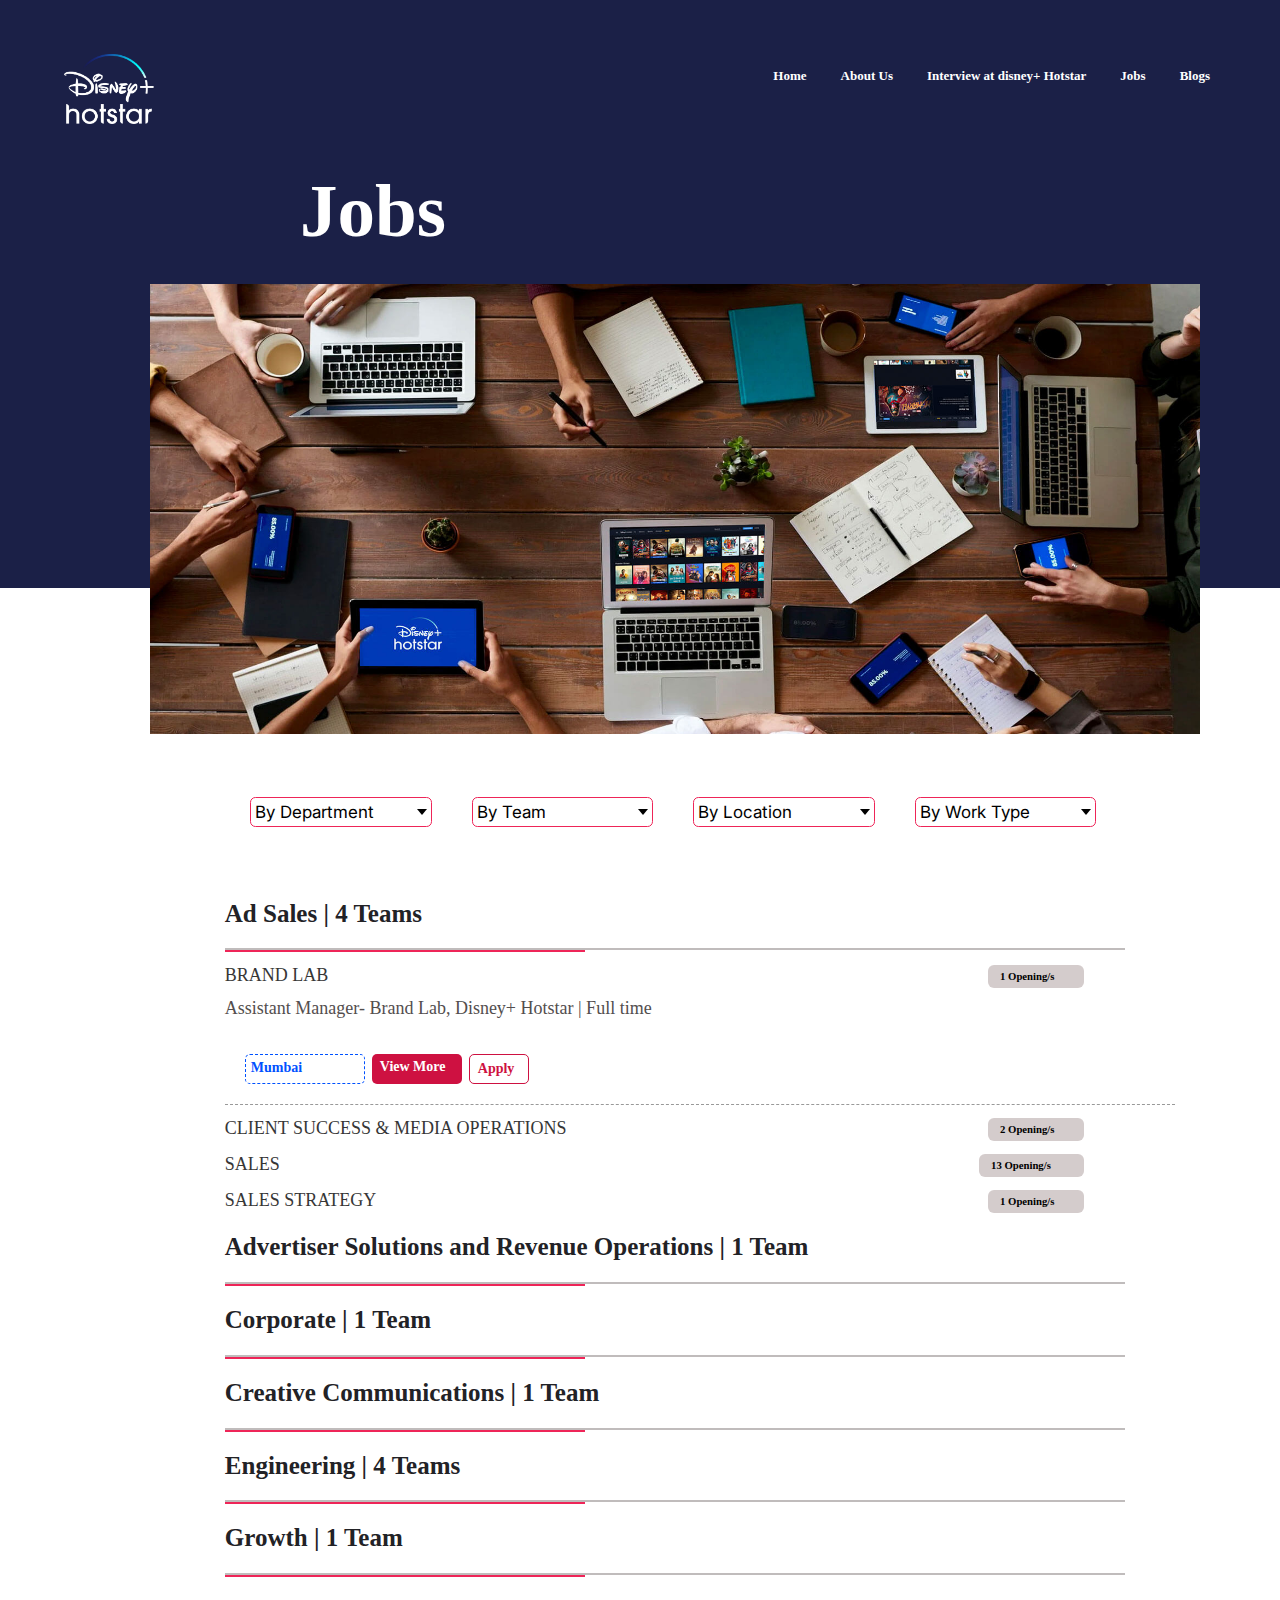
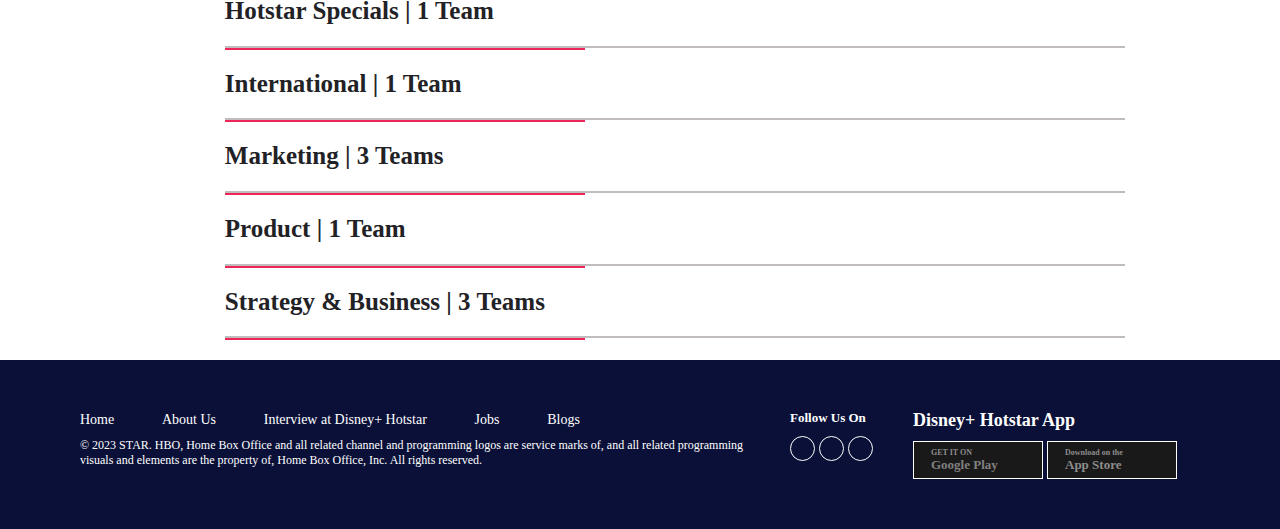
<file: pages/jobs.html>
<!DOCTYPE html>
<html>
    <head>
        <meta charset="UTF-8">
        <meta name="viewport" content="width=device-width, initial-scale=1.0">
        <title>Jobs at Hotstar</title>
        <link rel="stylesheet" href="../assets/jobs.css">
        <link rel="stylesheet" href="https://cdnjs.cloudflare.com/ajax/libs/font-awesome/6.4.2/css/all.min.css" integrity="sha512-z3gLpd7yknf1YoNbCzqRKc4qyor8gaKU1qmn+CShxbuBusANI9QpRohGBreCFkKxLhei6S9CQXFEbbKuqLg0DA==" crossorigin="anonymous" referrerpolicy="no-referrer" />
    </head>

    <body>

        <nav>
            <input type="checkbox" id="check">
            <label for="check">
                <i class="fa-solid fa-bars" id="btn"></i>
                <i class="fa-solid fa-xmark" id="cancel"></i>
            </label>
            
            <img src="../images/Disney-Hotstar.png.png" alt="logo">
            
            <ul>
                <li><a href="#">Home</a></li>
                <li><a href="#">About Us</a></li>
                <li><a href="#">Interview at disney+ Hotstar</a></li>
                <li><a href="#">Jobs</a></li>
                <li><a href="#">Blogs</a></li>
            </ul>
        </nav>

        <div class="job-page">
            <div class="job">
            <h1>Jobs</h1>
            </div>
          <div class="job-img">
            <img src="../images/about-us.jpg">
          </div>
        </div>

    <!-- <div class="container">
        <div class="dropdowns">
        <div class="dropdown1">
            <span class="choosed">By Department <i class="fa-solid fa-angle-down arrow"></i> </span>
        </div>
        <ul class="menu-section">
            <li>By Department</li>
            <li>By Department</li>
            <li>By Department</li>
            <li>By Department</li>
            <li>By Department</li>
        </ul>
    </div>
</div> -->

<div class="container">
<div class="dropdown">
    <div class="select">
        <span class="selected">By Department</span>
        <div class="caret"></div>
    </div>
    <ul class="menu">
        <li class="active">By Department</li>
        <li>Ad Sales</li>
        <li>Advertiser solutions and Revenue Operations</li>
        <li>Corporate</li>
        <li>Creative Communications</li>
        <li>Egineering</li>
        <li>Growth</li>
        <li>Hotstar Specials</li>
        <li>International</li>
        <li>Marketing</li>
        <li>Product</li>
        <li>Strategy & Business</li>
    </ul>
</div>


<div class="dropdown">
    <div class="select">
        <span class="selected">By Team</span>
        <div class="caret"></div>
    </div>
    <ul class="menu">
        <li class="active">By Team</li>
        <li>Ad tech</li>
        <li>Brand Lab</li>
        <li>Brand Marketing, Social & Editorial</li>
        <li>Category</li>
        <li>Client Success & Media Operations</li>
        <li>Content Platform</li>
        <li>Corporate</li>
        <li>Creative Communication</li>
        <li>CTO's Office</li>
        <li>Customer Experience (CEX)</li>
        <li>Customer Support</li>
        <li>Growth</li>
        <li>Partnerships</li>
        <li>PR & Publicity</li>
        <li>Sales</li>
        <li>Sales Strategy</li>
        <li>Security Engineering</li>
        <li>Specials</li>
        <li>User Experience and Design</li>
    </ul>
</div>

<div class="dropdown">
    <div class="select">
        <span class="selected">By Location</span>
        <div class="caret"></div>
    </div>
    <ul class="menu">
        <li class="active">By Location</li>
        <li>Banglore</li>
        <li>Banglore/ Gurgaon/ Mumbai</li>
        <li>Chennai</li>
        <li>Gurgaon</li>
        <li>Gurgaon/ Mumbai</li>
        <li>Mumbai</li>
    </ul>
</div>

<div class="dropdown">
    <div class="select">
        <span class="selected">By Work Type</span>
        <div class="caret"></div>
    </div>
    <ul class="menu">
        <li class="active">By Work Type</li>
        <li>Uncategorized</li>
        <li>Contract</li>
        <li>Full time</li>
    </ul>
</div>


</div>

<div class="job-detail">
    <div class="job-role">
        <h1>Ad Sales | 4 Teams</h1>
    </div>
 
    <div class="line1"></div>
    <div class="line2"></div>

    <div class="brand">
        <h2><i class="fa-regular fa-circle-down"></i> BRAND LAB</h2>
        <h6>1 Opening/s</h6>
    </div>

    <div class="roles">
        <h3>Assistant Manager- Brand Lab, Disney+ Hotstar | Full time</h3>
    </div>

    <div class="details">
        <h2><i class="fa-solid fa-location-dot"></i> Mumbai</h2>
        <h3>View More</h3>
        <h4>Apply</h4>
    </div>

    <div class="role">
        <h2><i class="fa-solid fa-circle-arrow-right"></i> CLIENT SUCCESS & MEDIA OPERATIONS</h2>
        <h6>2 Opening/s</h6>
    </div>

    <div class="sales role">
        <h2><i class="fa-solid fa-circle-arrow-right"></i> SALES</h2>
        <h6>13 Opening/s</h6>
    </div>

    <div class="role">
        <h2><i class="fa-solid fa-circle-arrow-right"></i> SALES STRATEGY</h2>
        <h6>1 Opening/s</h6>
    </div>

    <div class="job-role">
        <h1>Advertiser Solutions and Revenue Operations | 1 Team</h1>
    </div>
 
    <div class="line1"></div>
    <div class="line2"></div>
 
    <div class="job-role">
        <h1>Corporate | 1 Team</h1>
    </div>
 
    <div class="line1"></div>
    <div class="line2"></div>


    <div class="job-role">
        <h1>Creative Communications | 1 Team</h1>
    </div>
 
    <div class="line1"></div>
    <div class="line2"></div>


    <div class="job-role">
        <h1>Engineering | 4 Teams</h1>
    </div>
 
    <div class="line1"></div>
    <div class="line2"></div>


    <div class="job-role">
        <h1>Growth | 1 Team</h1>
    </div>
 
    <div class="line1"></div>
    <div class="line2"></div>


    <div class="job-role">
        <h1>Hotstar Specials | 1 Team</h1>
    </div>
 
    <div class="line1"></div>
    <div class="line2"></div>


    <div class="job-role">
        <h1>International | 1 Team</h1>
    </div>
 
    <div class="line1"></div>
    <div class="line2"></div>


    <div class="job-role">
        <h1>Marketing | 3 Teams</h1>
    </div>
 
    <div class="line1"></div>
    <div class="line2"></div>


    <div class="job-role">
        <h1>Product | 1 Team</h1>
    </div>
 
    <div class="line1"></div>
    <div class="line2"></div>


    <div class="job-role">
        <h1>Strategy & Business | 3 Teams</h1>
    </div>
 
    <div class="line1"></div>
    <div class="line2"></div>

</div>

<footer class="footer">
    <div class="about-footer">
     <div class="row">
        <div class="footercol-1">
            <div class="links">
        <ul>
         <li><a href="#">Home</a></li>
         <li><a href="#">About Us</a></li>
         <li><a href="#">Interview at Disney+ Hotstar</a></li>
         <li><a href="#">Jobs</a></li>
         <li><a href="#">Blogs</a></li>
        </ul>
          </div>

          <div class="copyright">
            <h5>© 2023 STAR. HBO, Home Box Office and all related channel and programming logos are service marks of, and all related programming visuals and elements are the property of, Home Box Office, Inc. All rights reserved.</h5>
          </div>
        </div>
         
        <div class="footercol-1">
            <h3>Follow Us On</h3>
            <div class="social-links">
              <a href="#"><i class="fa-brands fa-facebook-f "></i></a>
              <a href="#"><i class="fa-brands fa-linkedin-in"></i></a>
              <a href="#"><i class="fa-brands fa-twitter"></i></a>
          </div>
        </div>


          <div class="footercol-1">
            <h4>Disney+ Hotstar App</h4>
            <div class="footercol-apps">
            <div class="playstore">
                <i class="fa-brands fa-google-play"></i>
               <div>
                <h6>GET IT ON</h6>
                <h3>Google Play</h3>
               </div>
             </div>
             <div class="appstore">
                <i class="fa-brands fa-apple"></i>
                <div>
                    <h6>Download on the</h6>
                <h3>App Store</h3>
                </div>
             </div>
            </div>
          </div>
          


        </div>
    </div>
</footer>

<script src="../assets/script.js"></script>
    </body>
</html>
</file>
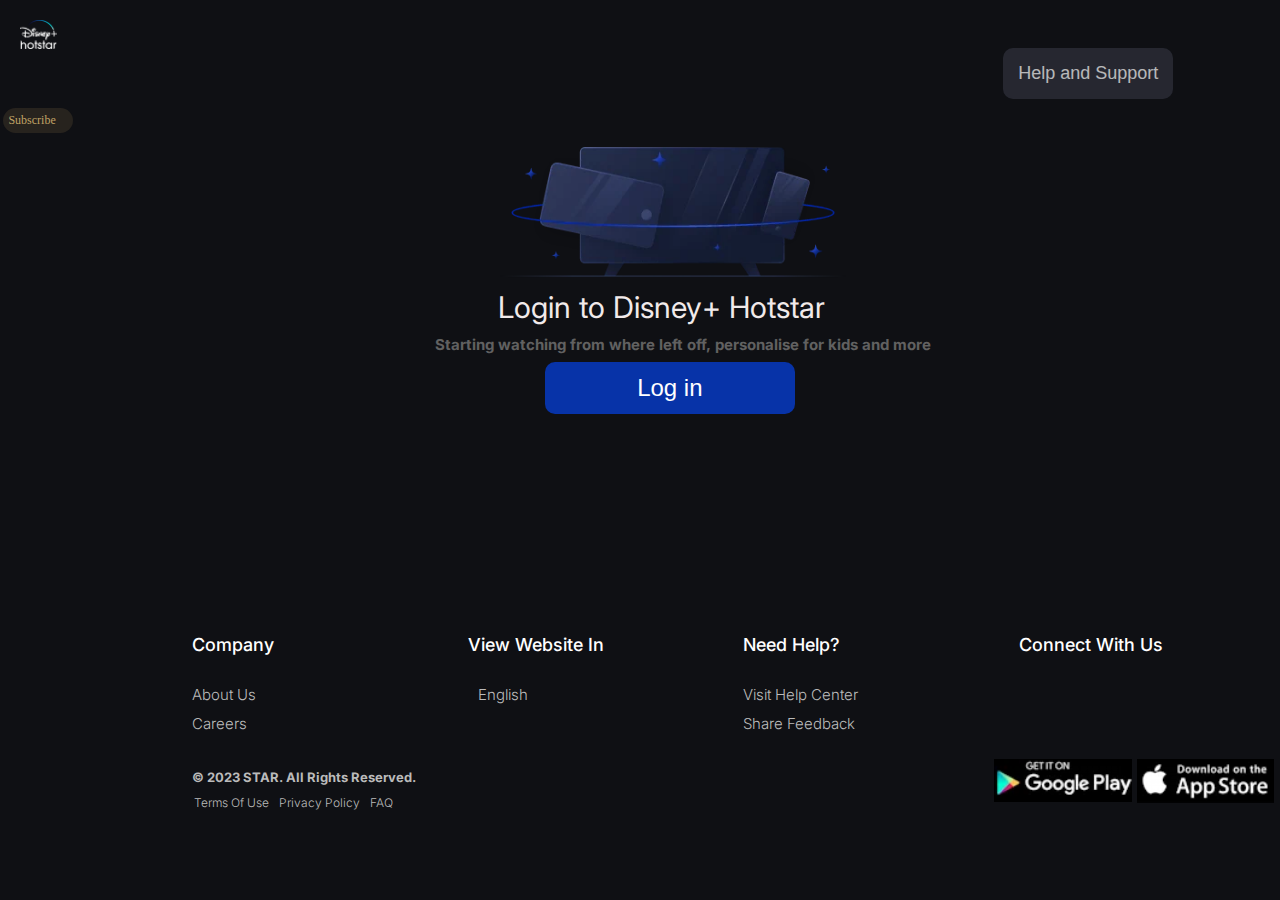
<file: pages/login.html>
<html>
    <head>
        <title>
            Login Page
        </title>
        <link href="https://fonts.googleapis.com/css2?family=Inter&display=swap" rel="stylesheet">
        <link rel="stylesheet" href="../assets/style.css">
        <link rel="stylesheet" href="https://cdnjs.cloudflare.com/ajax/libs/font-awesome/6.4.2/css/all.min.css" integrity="sha512-z3gLpd7yknf1YoNbCzqRKc4qyor8gaKU1qmn+CShxbuBusANI9QpRohGBreCFkKxLhei6S9CQXFEbbKuqLg0DA==" crossorigin="anonymous" referrerpolicy="no-referrer" />
        
    </head>
    <body>

        <main class="login-main">
        
            <div class="login-navi">
              <div>
                  <img class="logo" src="../images/Disney-Hotstar.png.png" alt="logo">
              </div>
             
              <div class="navigation">
                <div class="subscribe">
                <a class="sub-btn" href="pages/subscription.html"> Subscribe</a>  <i class="fa-solid fa-angle-right"></i>
                </div>
                <ul class="icons">
                <li class="icon"><a href="pages/login.html"><i class="fa-regular fa-circle-user"></i></a></li>
                <li class="icon"><i class="fa-solid fa-magnifying-glass"></i> </li>
                <li class="icon"><i class="fa-solid fa-house"></i></li>
                <li class="icon"><i class="fa-solid fa-tv"></i></li>
                <li class="icon"><i class="fa-solid fa-clapperboard"></i></li>
                <li class="icon"><i class="fa-solid fa-basketball"></i></li>
                </ul>
              </div> 
              
            </div>
             
            <div class="login-main-page">
                <button class="help-btn"> <i class="fa-regular fa-circle-question"></i> Help and Support</button>
           
            <div class="login-page">
                <img src="../images/my_space_login_in.webp">
            <p>Login to Disney+ Hotstar</p>
             <h3>Starting watching from where left off, personalise for kids and more</h3>
           <button class="login-btn">Log in</button>
            </div>
          
            
            <footer class="login-footer">
                <div class="container">
                 <div class="row">
          
                  <div class="footer-col">
                    <h4>Company</h4>
                    <ul>
                      <li><a href="pages/About us.html">About Us</a></li>
                      <li><a href="#">Careers</a></li>
                    </ul>
                  </div>
          
                  <div class="footer-col">
                    <h4>View Website In</h4>
                   <div class="check">
                    <i class="fa-solid fa-check"></i><a href="#">English</a>
                    </div>
                  </div>
          
                  <div class="footer-col">
                    <h4>Need Help?</h4>
                    <ul>
                      <li><a href="#">Visit Help Center</a></li>
                      <li><a href="#">Share Feedback</a></li>
                    </ul>
                  </div>
          
                  <div class="footer-col">
                    <h4>Connect with Us</h4>
                    <div class="social-links">
                      <a href="#"><i class="fa-brands fa-facebook-f"></i></a>
                      <a href="#"><i class="fa-brands fa-twitter"></i></a>
                  </div>
                  </div>
      
                  <div class="footer-col">
                   <h5> © 2023 STAR.  All Rights Reserved.</h5>
                   <div class="conditions">
                  <a href="#">Terms Of Use</a>
                  <a href="#">Privacy Policy</a>
                  <a href="#">FAQ</a>
                   </div>
                </div>
      
                <div class="footer-col-apps">
                  <div class="playstore">
                     <img src="../images/play store.png">
                  </div>
                  <div class="appstore">
                    <img src="../images/app store.png">
                  </div>
                </div>
          
                 </div>
                </div>
          
              </footer>

            </main>
    </body>
    </html>
</file>
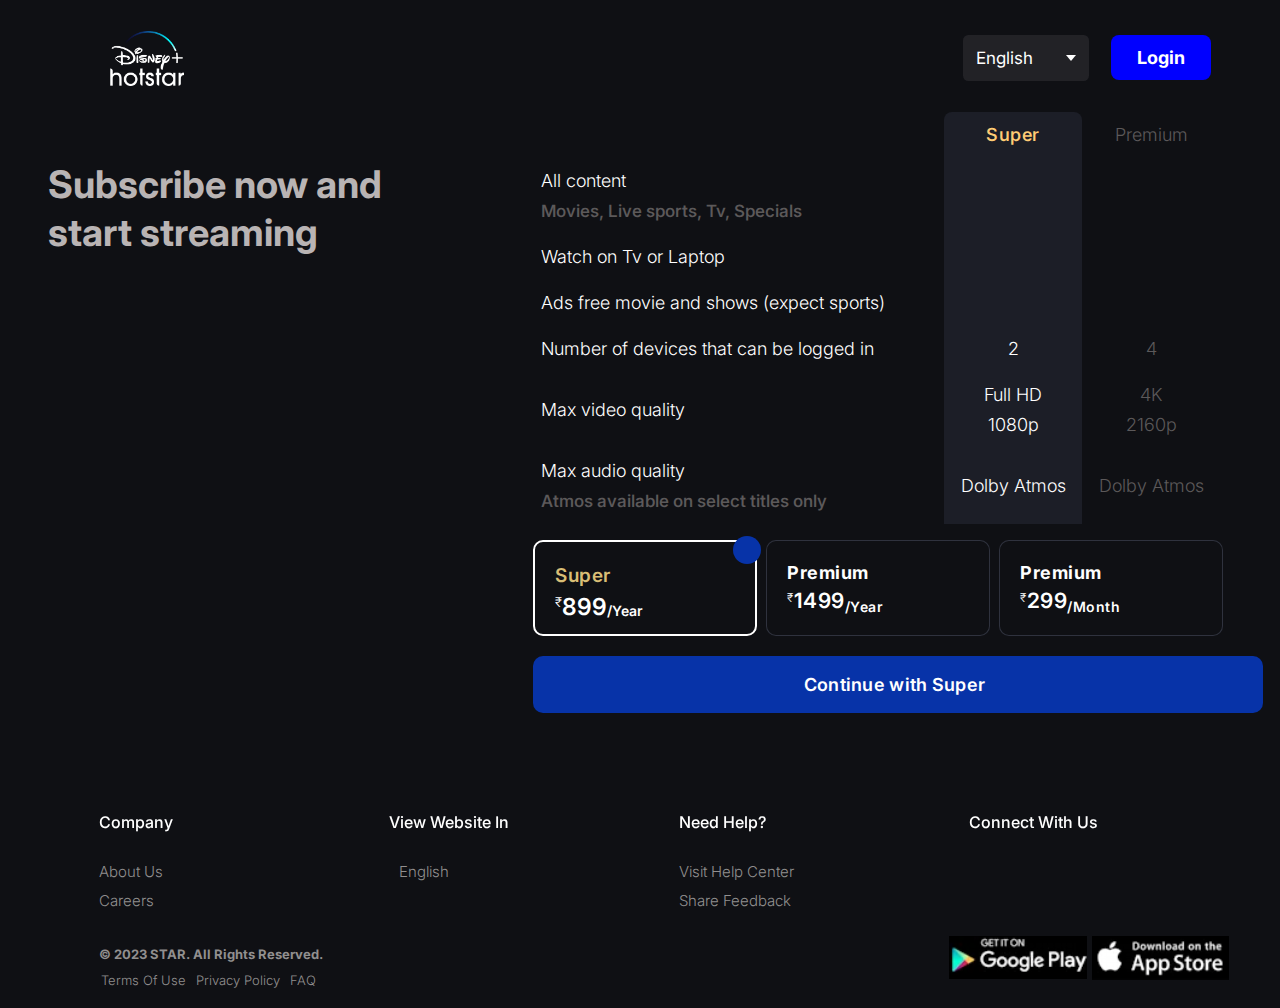
<file: pages/subscription.html>
<!DOCTYPE html>
<html lang="en">
<head>
    <meta charset="UTF-8">
    <meta name="viewport" content="width=device-width, initial-scale=1.0">
    <title>Subscription Page</title>
    <link rel="stylesheet" href="../assets/style.css">
    <link rel="stylesheet" href="https://cdnjs.cloudflare.com/ajax/libs/font-awesome/6.4.2/css/all.min.css" integrity="sha512-z3gLpd7yknf1YoNbCzqRKc4qyor8gaKU1qmn+CShxbuBusANI9QpRohGBreCFkKxLhei6S9CQXFEbbKuqLg0DA==" crossorigin="anonymous" referrerpolicy="no-referrer" />
    <link href="https://fonts.googleapis.com/css2?family=Inter&display=swap" rel="stylesheet">    
</head>

<body>
    <header>
    <nav>
        <div class="navbar">
        <div>
            <a href="../index.html"><button class="close-button">
                <i class="fa-solid fa-xmark"></i>
              </button></a>
         </div>
        <div>
            <img class="logo2" src="../images/Hlogo.webp" >
        </div>

        <div class="dropdown">
            <div class="select">
                <span class="selected">English</span>
                <div class="caret"></div>
            </div>
            <ul class="menu">
                <li class="active">English</li>
                <li>Hindi</li>
                <li>Tamil</li>
                <li>Telugu</li>
            </ul>
        </div>
        
        <div class="login">
        <button>Login</button>
        </div>
    </div>
    </nav>
    </header>
    
    <div class="mainpage" >
      <div class="content-page">
        <div class="para">
            <p>Subscribe now and start streaming</p>
        </div>
        <div class="read">
            <table>

              <tr>
                <th></th>
                <th>Super</th>
                <th>Premium</th>
              </tr>

              <tr>
                <td>All content 
                <p class="sub-content">Movies, Live sports, Tv, Specials</p></td>
                <td class="icon2"><i class="fa-solid fa-check"></i></td>
                <td class="icon2"><i class="fa-solid fa-check"></i></td>
              </tr>

              <tr>
                <td>Watch on Tv or Laptop</td>
                <td class="icon2"><i class="fa-solid fa-check"></i></td>
                <td class="icon2"><i class="fa-solid fa-check"></i></td>
              </tr>

              <tr>
                <td>Ads free movie and shows (expect sports)</td>
                <td class="icon2"><i class="fa-solid fa-xmark"></i></td>
                <td class="icon2"><i class="fa-solid fa-check"></i></td>
              </tr>

              <tr>
                <td> Number of devices that can be logged in</td>
                <td>2</td>
                <td>4</td>
              </tr>
              
              <tr>
                <td>Max video quality</td>
                <td>Full HD<br> 1080p</td>
                <td>4K<br>2160p</td>
              </tr>

              <tr>
                <td>Max audio quality
                <p class="sub-content"> Atmos available on select titles only</p></td>
                <td>Dolby Atmos</td>
                <td>Dolby Atmos</td>
              </tr>

            </table>
            <div class="plans">
                
                <div class="super">
                    
                    <div class="symbol">
                        <i class="fa-solid fa-check"></i>
                    </div>
                    <div>
                      <h4 class="super-plan">Super</h4>
                      <div class="days-plan">
                      <h6>₹</h6>
                      <h3>899</h3>
                      <h5>/Year</h5>
                    </div>
                   </div>
                </div>
                <div class="premium">
                  <div class="premium-plan">
                    <h4 class="plan">Premium</h4>
                    <div class="days-plan">
                    <h6>₹</h6>
                    <h3>1499</h3>
                    <h5>/Year</h5>
                  </div>
                 </div>
                </div>

                <div class="premium">
                  <div class="premium-plan">
                    <h4 class="plan">Premium</h4>
                    <div class="days-plan">
                    <h6>₹</h6>
                    <h3>299</h3>
                    <h5>/Month</h5>
                  </div>
                 </div>
                </div>

            </div>
              
            <div class="continue-btn">
             <button>Continue with Super <i class="fa-solid fa-angle-right"></i></button>
            </div>

        </div>
      </div>
      
      <!------------------------footer Starts------------------------------->

     <footer class="subcription-footer">
      <div class="sub-container">
       <div class="sub-row">

        <div class="sub-footer-col">
          <h4>Company</h4>
          <ul>
            <li><a href="#">About Us</a></li>
            <li><a href="#">Careers</a></li>
          </ul>
        </div>

        <div class="sub-footer-col">
          <h4>View Website In</h4>
         <div class="sub-check">
          <i class="fa-solid fa-check"></i><a href="#">English</a>
          </div>
        </div>

        <div class="sub-footer-col">
          <h4>Need Help?</h4>
          <ul>
            <li><a href="#">Visit Help Center</a></li>
            <li><a href="#">Share Feedback</a></li>
          </ul>
        </div>

        <div class="sub-footer-col">
          <h4>Connect with Us</h4>
          <div class="sub-social-links">
            <a href="#"><i class="fa-brands fa-facebook-f"></i></a>
            <a href="#"><i class="fa-brands fa-twitter"></i></a>
        </div>
        </div>

        <div class="sub-footer-col">
         <h5> © 2023 STAR.  All Rights Reserved.</h5>
         <div class="sub-conditions">
        <a href="#">Terms Of Use</a>
        <a href="#">Privacy Policy</a>
        <a href="#">FAQ</a>
         </div>
      </div>

      <div class="sub-footer-col-apps">
        <div class="sub-playstore">
           <img src="../images/play store.png">
        </div>
        <div class="sub-appstore">
          <img src="../images/app store.png">
        </div>
      </div>

       </div>
      </div>

    </footer> 
      <!----------------------- footer Ends------------------------->
        
    </div>

    

    <script src="../assets/script.js"></script>
</body>
</html>
</file>
<file: assets/style.css>
*{
    padding: 0px;
    margin: 0px;
    box-sizing: border-box;
}

.main{
    width:100%;
    position: relative;
    background-color: aquamarine;
    display: flex;
}

.main-page{
    width: 94%;
    position: relative;
    display: flex;
    flex-direction: column;
    margin-left: 6%;
}

.navi{
    width: 6%;
    height: 100vh;
    background-color:#0F1014;
    padding: 20px 20px;
    display: flex;
    flex-direction: column;
    row-gap: 100px;
    position: fixed;
}

.logo{
    width: 100%;   
}


.navigation{
    width:100%;
    height:100px;
    position: absolute;
    align-self: center;
    top : 0px;
    height: 100%;
    display:flex;
    flex-direction: column;
    margin-top: 12vh;
    align-items: center;
   
}

.subscribe{
    margin-top: 0vh;
    margin-bottom: 9vh;
    color: #FFF;
    background-color: #27231E;
    align-self: center;
    display: flex;
    border-radius: 20px;
    padding: 5px 5px;
    font-size: 12px;
    width: 70px;
    column-gap: 2px;
    align-items: center;
    cursor: pointer;
    color: #C0A265;
    
}


.sub-btn{
    text-decoration: none;
    color:#C0A265 ;
}

.icons{
    list-style-type: none;
    width:100%;
    display: flex;
    flex-direction: column;
    align-items: center;
    cursor: pointer;
    text-decoration: none;
}

.icon{
    padding:20px 3px;
    color: white;
    opacity: 0.7;
    
}

.icon a i{
    text-decoration: none;
    color: white;
}

.icon:hover{
    opacity: 1;
    transition: 0.3s;
    transform: scale(1.1);
}

.banner{
    width: 100%;
    height: 90vh;
    background-color: rgb(150, 25, 25);
    display: flex;
    position: fixed;
    justify-content: flex-end;
    overflow: hidden;
}

.banner-overlay-1{
    width: 100%;
    height :100%;
    background:linear-gradient(to right,#0F1014 22%,transparent,transparent);
    position: absolute;
}

.banner-overlay-2{
    width: 100%;
    height :100%;
    background: linear-gradient(to top,#0F1014 10%,transparent,transparent); 
    position: absolute;
}

.banner-img{
    height:105%;
}

.main-area{
    width :100%;
    /* height : 300vh; */
    /* background-color: cornflowerblue; */
    position: absolute;
    margin-top: 40vh;
}

.banner-detail{
    width :100%;
    height: 260px;
    /* background-color: rgb(116, 116, 8); */
    
}

.detail-space{
    width:35%;
    height: 100%;
    padding:5px;
    /* background-color: #3B3B38; */
    margin-bottom: 1px;
    
}

.movie-detail{
    color: #FFF;
    font-family: Inter;
    font-size: 18px ;
    font-style: normal;
    padding: 10px;
    font-weight: 600;
    line-height: normal;
    display: flex;
    column-gap: 5px;
}

.dot{
    width :5px;
    height: 5px;
    background-color: #FFF;
    display:block;
    margin-top: 13px;
    border-radius: 3px;
}

.age-limit{
    border:  1px solid #3B3B38;
    background-color: #3B3B38;
    border-radius: 5px;
    opacity: 0.7;
    font-size: 15px;
    align-self: center;
    padding:2px;
}

.movie-story{
    margin-top:3vh;
    color: #FFF;
    font-size: 15px;
    font-family: Inter;
    font-weight: 500;
}

.movie-genere{
    color: #FFF;
    margin-top: 4vh;
    font-family: Inter;
}

.watch{
    width:100%;
    margin-top: 3vh;
    /* background-color: black; */
    display: flex;
    column-gap: 12px;
}

.play-button{
     padding:14px 80px;
     background-color: #424041;
     border-radius: 5px;
     font-weight: bold;
     font-size:15px;
     border: none;
     opacity: .7;
     color: #FFF;
     cursor: pointer;
     transition: .3s;

}

.plus-button{
    padding:14px;
    background-color: #424041; 
    border-radius: 5px;
    font-weight: bold;
    font-size:16px;
    border: none;
    opacity: .7;
    color: #FFF;
    cursor: pointer;
    transition: .3s;
}

.button:hover{
    color: #FFF;
}

.play-button:hover{
     opacity: 1;
     transform: scale(1.01);
}

.plus-button:hover{
    opacity: 1;
}

.movie-sections{
    width:100%;
    padding:10px 0px 20px 10px;
    /* margin-top: 4px; */
    background-color: #0F1014;
    color: #FFF;  
}

.movie-sections-header{
    /* background-color: chocolate; */
    display: flex;
    justify-content: space-between;
}

.section-title{
    font-size: 20px;
    font-family: 'Inter', sans-serif;
    font-weight: bold;

}

.view-all{
    font-size: 15px;
    font-weight: 600;
    opacity: 0.7;
    cursor: pointer;

}

.view-all:hover{
    opacity: 1;
    transition: .2s;
}

.movies{
    width:100%;
    /* height:300px; */
    /* background-color: lighstgreen; */
    margin-top: 10px;
    position: relative;
    overflow-x:hidden;
}


.movies-list{
    width: fit-content;
    position: relative;
    /* background-color: darkorange; */
    display:flex;
    column-gap: 10px;
    transition: .8s;
    overflow-x: auto;
    overflow-y: visible;
    scroll-behavior: smooth;
    
 }
 
 .movies-list::-webkit-scrollbar{
    display:none;

 }


.card-container{
    height: 250px;
    width:190px;
    /* background-color: darkmagenta;  */
    border-radius: 10px; 
    overflow: hidden; 
    position: relative;
    transition: .5s;
}
.card-container img{
    width:100%;
    height:100%;
    object-fit: cover;  
}

.card-container:hover{
    transform: scale(1.02);
}

 .card-body{
    opacity:0;
    width:100%;
    height:100%;
    position: absolute;
    top:0;
    left:0;
    z-index: 2;
    background: linear-gradient(to bottom,rgba(4,8,15,0),#192133 90%);
    padding:10px;
    transition: 0.5s;
    cursor: pointer;
}

.card-body:hover{
    opacity: 1;
}

.name{
    color: #fff;
    font-size:12px;
    font-weight: 500;
    text-transform: capitalize;
    margin-top: 75%;
    font-family: inter;
}

.des{
    color: #FFF;
    opacity: 0.8;
    margin: 5px 0;
    font-weight: 500;
    font-size: 12px;
    font-family: inter;
}

.watchlist{
    display:flex;
    column-gap: 5px;
}


.watchlist .plus-button{
    height:35px;
    width :30px;
    margin-top: 5px;
    padding: 5px;
}

.watchlist-btn{
     position: relative;
     width:100%;
     text-transform: capitalize;
     background: none;
     border: none;
     font-weight: 500;
     text-align: center;
     color: rgb(255,255,255,0.5);
     background-color: #424041; 
     margin: 5px 0;
     cursor: pointer;
     padding: 10px 5px;
     border-radius: 5px;
    }

.watchlist-btn h5{
   
    font-size: 13px;
   
}

.watchlist-btn:hover{
    color: #fff;
    background: rgba(255,255,55,0.1);

}

.pre-btn, .nxt-btn{
    position: absolute;
    /* background:linear-gradient(to right,#0F1014 15%,transparent,transparent); */
    top:0;
    width:5%;
    height:100%;
    color:white;
    z-index:2;
    border:none;
    cursor: pointer;
    outline:none;
}

.pre-btn{
    left:0;
    /* background:linear-gradient(to right,#0F1014 15%,transparent,transparent); */
    background: linear-gradient(to right, #0c111b 0%, #0c111b00);  
}

.nxt-btn{
    right:0;
    background: linear-gradient(to left, #0c111b 0%, #0c111b00);

}

.pre-btn i, .nxt-btn i{
    width:20px;
    height:25px;
    opacity :0;
}

 .pre-btn:hover i, .nxt-btn:hover i{
    opacity: 1;
} 



.sports{
    width: 100%;
    padding : 10px 0px 10px 10px;
    background-color: #0F1014;
    color: white;
    position: relative;
    overflow: hidden; 
}

.sport{
    width: 290px;
    max-height: 270px;
    /* background-color: blue; */
    border-radius: 10px;
    cursor: pointer;
    transition: .3s;
    
}

.sport:hover{
    background-color: #424041 ;
    transform: scale(1.03);
    z-index: 10;
}

.sport-img{
    width: 100%;
    height: 189px;
    /* background-color: darkgreen; */
    border-radius: 8px;
    position: relative;
    overflow: hidden;
    
}

.sport-img img{
    width :100%;
    height : 100%;
    position: absolute;
    overflow: hidden;
}

.sport-img i{
    position: absolute;
    bottom:5px;
    left:5px;
    font-size: 18px;
}

.sports-title{
    font-size: 17px;
    font-weight: 500;
    margin-top: 5px;
    padding:0px 10px;
    
}
.sports-description{
       font-size: 14px;
       font-weight: 400;
       margin-top: 5px;
       padding-left: 12px; 
       padding-bottom: 5px; 
       opacity: 0;
       transition: .3s; 
     font-weight: 200;
     word-spacing: 2px;
}

.sport:hover .sports-description{
    opacity: .7;

}

.video-card-container{
   
     position: relative;
     width:100%;    
     height:20vh;
     display:flex;
     /* margin-bottom:30px; */
     padding:10px;
     background: #0F1014;
     column-gap: 20px;

   
}

.video-card{
    position: relative; 
    width:14%;
    height: 100%;
    border-radius: 5px;
    overflow: hidden;
    background:#0F1014;
}

 .video-card img, .card-video{
    width :100%;
    height :100%;
    object-fit: cover;
}

.card-video{
    position:absolute;
    transition: .1s;
}

.video-card:hover .video-card-img{
    text-decoration: none;
    opacity: .8;
    display: none;
}  

/* footer */

.container{
    max-width:1170px;
    /* background-color: brown; */
    
}

.row{
    display:flex;
    flex-wrap:wrap;
}

ul{
    list-style: none;
}

.footer{
    background-color:#0F1014;
    padding: 20px 30px;

}

.footer-col{
    width:25%;
    padding:0 15px;
}

.footer-col h4{
    font-size: 18px;
    color: white;
    font-family: inter;
    text-transform: capitalize;
    margin-bottom: 30px;
    font-weight: 500;
    position: relative;
}

.footer-col ul li:not(:last-child){
    margin-bottom: 10px;
}

.footer-col ul li a{
    font-family: inter;
    font-size: 15px;
    text-transform: capitalize;
    text-decoration: none;
    color: #bbbbbb;
    font-weight: 300;
    display:block;
}

.check{
    display: flex;
    column-gap: 10px;
}

.check a{
    font-family: inter;
    font-size: 15px;
    text-transform: capitalize;
    text-decoration: none;
    color: #bbbbbb;
    font-weight: 300;
    display:block;
}

.check i{
    color:#FFF;
    font-size: 20px;
    
}

.footer-col .social-links a{
    display:inline-block;
    height: 40px;
    width: 40px;
    /* background-color:#0F1014; */
    margin: 0 10px 10px 0;
    text-align: center;
    line-height: 30px;
    border-radius: 50px;
    color: #fff;
}

.footer-col h5{
    margin-top: 30px;
    color: #bbbbbb;
    font-family: inter;
    font-size: 13px;
}

.conditions{
    display:flex;
    column-gap: 8px;
}

.footer-col .conditions a{
    margin-top: 10px;
    padding-left:2px;
    font-family: inter;
    font-size: 12px;
    text-transform: capitalize;
    text-decoration: none;
    color:#bbbbbb ;
    font-weight: 300;
    display:block;
}
.footer-col-apps{
    width:20%;
    display: flex;
    column-gap: 5px;
    padding: 0 15px;
    padding-left: 49%;
    margin-top: 20px;   
}

.playstore .appstore img{
    width:100%;
    
}

/* ---------------------------------CSS FOR SUBSCRIPTION PAGE-------------------------------- */

 
 body{
    background-color: #0F1014;
    margin:0;
}

header{
    background-color: #0F1014;
    height: 7em;
    align-items: center;
    position: sticky;
    top:0;
}


.navbar{
    padding: 15px 53px;
    font-size: 30px;
    display: flex;
}

.close-button {
padding:30px 20px;
background-color:#0F1014; 
font-size:32px;
border: none;
color: aliceblue; 
 
 }


.logo2{
    
    text-decoration: none;
    color:#0F1014;
    width:75px;
    margin: 16px;
}

.dropdown{
min-width: 7em;
position: relative;
margin:1.1em;
font-size: 18px;
font-family: inter;
margin-left:65%;
}

.dropdown *{

box-sizing: border-box;
}

.select{
background: #222226;
color:white;
display:flex;
justify-content: space-between;
align-items: center;
border-radius:0.3em;
padding:13px;
cursor: pointer;
}

.selected{
font-size: 17px;
}

/* clicked styles */
.select-clicked{
border:1px solid whitesmoke;
border-bottom: none;

}

.caret{
width:0;
height:0;
border-left: 5px solid transparent;
border-right: 5px solid transparent;
border-top: 6px solid white;
}

/* rotate styles */

.caret-rotate{
transform: rotate(180deg);
}

.menu{
list-style: none;
padding:0.1em 1em;
background-color: #222226;
border: 1px solid whitesmoke;
border-top: none;
border-radius: 0.3em;
color: white;
position: absolute;
top:2.5em;
left:50%;
width:100%;
transform: translateX(-63px);
opacity: 0;
display: none;
transition: 0.2s;
z-index: 1;
}

.menu li{
padding:0.6em 0.6em;
margin:0.3em 0;
cursor: pointer;
}

.menu li:hover{
background-color: #222226;
}

/* active styles */

.active{
background-color: #222226;
}

/* open styles */

.menu-open{
display:block;
opacity:1;
}

.login{
margin-left: 0.2%;
}

.login button{
width:100px;
border-radius: 8px;
padding: 12px 10px;
margin-top: 20px;
font-size: 18px;
font-family: inter;
font-weight: 700;
color: white;
background-color: blue;
border: none;
}

.login button:hover{
transform: scale(1.02);
transition: .3s;
}


.mainpage{
    
    height:800px;
    background-color: #0F1014;
   
}

.content-page{
    display: flex;
    height: 600px;
}
 
.para{
    width:500px;
    height:100%; 
    padding:3em 3em;
    background-color: #0F1014;
 
}

.para p{
    width:100%;
    color: #b9b4b4;
    font-family: Inter;
    font-size: 38px;
    font-style: normal;
    font-weight: 700;
    line-height: 48px; 
}

.read{
    width:900px;
    height:100%;
    background-color: #0F1014;
    margin-left:8%;
}



table,th,td{
    border: none;
    border-collapse: collapse;
    color: white;
}

table{
    width:92%;
}

th,td{
    text-align: center;
    padding:8px;
    color: #FFF;
    font-family: Inter;
    font-size: 18px;
    font-style: normal;
    font-weight: 300;
    line-height: 30px;  
}

td:nth-child(1){
    text-align: left;
}

th:nth-child(2){
    color: #FFCC75;
    font-weight:550;
    letter-spacing: 0.5px;
}

th:nth-child(3), td:nth-child(3){
    color: #5c595a;
    
}

th:nth-child(2), td:nth-child(2){
   
    background: #1C1E27;
}

th:nth-child(2) { 
    border-top-left-radius: 8px;
    border-top-right-radius: 8px;
    
 }

.sub-content{
    color: #5c595a;
    font-size: 17px;
    font-weight: 550;
}

.icon2{
    font-size: 25px;
    
}

.plans{
    height:16%;
    color:white;
    margin-top: 1em;
    display: flex;
    column-gap: 9px;
   
}

.super{
    width:30%;
    background-color:#0F1014;
    border: 2px solid white;
    border-radius: 10px;
    display: flex;
    flex-direction: column;
    justify-content: center;
    padding-left: 20px;
    color: white;
    font-family: Inter;
    font-size: 20px;
    font-style: normal;
    font-weight:550;
    
}
.super-plan{
    color: #D9BE75;
    font-weight: 600;
    font-size: 19px;
    letter-spacing:.5px;
    
}

.premium-plan{
    color: white;
    font-weight: 600;
    font-size: 18px;
    letter-spacing:.5px;
}


.premium{
    width:30%;
    background-color:#0F1014;
    border: 1px solid rgba(112, 122, 148, 0.33);
    border-radius: 10px;
    display: flex;
    flex-direction: column;
    justify-content: center;
    padding-left: 20px;
    color: white;
    font-family: Inter;
    font-size: 20px;
    font-style: normal;
    font-weight: 550;
   
}

.symbol{
    background-color: #0733A8;
    width:28px;
    height: 28px;
    padding: 4px;
    padding-left: 8px;
    border-radius: 20px;
    margin-left: 89%;
    margin-top: -20px;
    font-size:17px;
    
}

.days-plan{
    display: flex;
    padding-top: 5px;
}

.days-plan h5{
    margin-top: 10px;
    font-size: 14px;
    font-weight: 590;
}

.days-plan h6{
    padding-top: 2px;
    font-weight: 300;
}

.days-plan h3{
    font-weight: 590;
}

.continue-btn button{
    width:730px;
    padding: 18px 30px;
    margin-top: 20px;
    background-color: #0733A8;
    border: none;
    border-radius: 10px;
    color: white;
    font-size: 18px;
    font-family: inter;
    font-weight: 600;
    letter-spacing: 0.3px; 
}

.continue-btn button i{
    margin-left: 8px;
}

.continue-btn button:hover{
    transition: .5s;
    transform: scale(1.01);
}



.subcription-footer{
    background-color:#0F1014;
    padding: 20px 30px;
    padding-top: 100px;
}

.sub-container{
    max-width:1400px;
    padding-left: 60px;
}

.sub-row{
    display:flex;
    flex-wrap:wrap;
}

.sub-row ul{
    list-style: none;
}


.sub-footer-col{
    width:25%;
    padding:0 9px;
}

.sub-footer-col h4{
    font-size: 16px;
    color: white;
    font-family: inter;
    text-transform: capitalize;
    margin-bottom: 30px;
    font-weight: 500;
    position: relative;
}

.sub-footer-col ul li:not(:last-child){
    margin-bottom: 10px;
}

.sub-footer-col ul li a{
    font-family: inter;
    font-size: 15px;
    text-transform: capitalize;
    text-decoration: none;
    color: #918f8f;
    font-weight: 300;
    display:block;
}

.sub-check{
    display: flex;
    column-gap: 10px;
    
}

.sub-check a{
    font-family: inter;
    font-size: 15px;
    text-transform: capitalize;
    text-decoration: none;
    color: #918f8f;
    font-weight: 300;
    display:block;
}

.sub-check i{
    color:#918f8f;
    font-size: 20px;
    
}

.sub-footer-col .sub-social-links a{
    display:inline-block;
    height: 40px;
    width: 40px;
    /* background-color:#0F1014; */
    margin: 0 10px 10px 0;
    text-align: center;
    line-height: 30px;
    border-radius: 50px;
    color: #fff;
}

.sub-footer-col h5{
    margin-top: 30px;
    color: #918f8f;
    font-family: inter;
    font-size: 13px;
}

.sub-conditions{
    display:flex;
    column-gap: 8px;
}

.sub-footer-col .sub-conditions a{
    margin-top: 10px;
    padding-left:2px;
    font-family: inter;
    font-size: 13px;
    text-transform: capitalize;
    text-decoration: none;
    color:#918f8f ;
    font-weight: 300;
    display:block;
}
.sub-footer-col-apps{
    width:20%;
    display: flex;
    column-gap: 5px;
    padding: 0 15px;
    padding-left: 49%;
    margin-top: 20px;   
}

 .sub-playstore .sub-appstore img{
    width:100%;
    
}


/* -----------------login page--------------------------- */
 
.login-main{
    width:100%;
    position: relative;
    /* background-color:#070b25 ; */
}
.login-navi{
    width: 6%;
    height: 100vh;
    padding: 20px 20px;
    display: flex;
    flex-direction: column;
    row-gap: 100px;
    position: fixed;
}
.login-main-page{
    width: 94%;
    position: relative;
    margin-left: 6%;
}

.help-btn {
    margin-left: 77%;
    margin-top: 4%;
    margin-bottom: 4%;;
    background-color: #30323d;
    padding:15px;
    font-size: 18px;
    /* width:100px; */
    border-radius: 10px;
    color: white;
    border: none;
    opacity: 0.7;
    cursor: pointer;
}

.help-btn:hover{
     color: white;
     transform: scale(1.03);
     transition:.3s;
     opacity: 1;
}

.login-page{
    margin-left: 35%;
    margin-bottom: -15%;

}

.login-page img{
    width:350px;
    margin-bottom: -10%;
    /* margin-top: 2%; */
}

.login-page p{
    font-size: 30px;
    color: rgb(241, 234, 234);
    margin-top:90px;
    font-family: inter;
}

.login-page h3{
    color: rgb(97, 97, 97);
    font-size: 15px;
    font-family: inter;
    /* padding: 20px; */
    margin-left: -8%;
    margin-top: 10px;
}

.login-btn{
margin-left: 6%;
margin-top:1%;
padding: 12px 20px;
width:250px;
color: white;
font-size: 24px;
border-radius: 10px;
background-color: #0733A8;
cursor: pointer;
border: none;
}

.login-btn:hover{
        
     transform: scale(1.03);
     transition:.3s;
        
}

.login-footer{
    background-color:#0F1014;
    padding-top: 400px;
    padding-left: 100px;
    padding-bottom: 20px;

}
</file>
<file: assets/helpus.css>
@import url('https://fonts.googleapis.com/css2?family=Inter&display=swap');


*{
    padding: 0px;
    margin: 0px;
    box-sizing: border-box;
}

.body{
    font-family: inter;
}

header{
    background-color:rgb(4, 4, 39);
    height: 26em;
    align-items: center;
    position: sticky;
    top:0;
}


.navbar{
    padding: 15px 53px;
    font-size: 30px;
    display: flex;
}


.logo2{
    
    text-decoration: none;
    color:#0F1014;
    width:65px;
    margin: 16px;
    margin-left: 80px;
    margin-top: 30px;
}

.helpdesk{
    color: white;
    font-size: 30px;
    font-weight:lighter;
    margin-top: 43px;
    font-family: inter;
}
.read{
    margin-left:53%;
    width:70px;
}

.read p{  
    color: rgb(179, 177, 177);
    font-size: 18px;
    font-family: inter;
    margin-top: 40px;
    font-weight: 600;
}

.dropdown{
min-width: 7em;
position: relative;
margin:1.1em;
font-size: 18px;
font-family: inter;
margin-left:0;
margin-top:27px;
}

.dropdown *{

box-sizing: border-box;
}

.select{
background:none;
color:white;
display:flex;
justify-content: space-between;
align-items: center;
border-radius:0.3em;
padding:13px;
cursor: pointer;
}

.selected{
font-size: 17px;
}

/* clicked styles */
.select-clicked{
border:1px solid whitesmoke;
border-bottom: none;

}

.caret{
width:0;
height:0;
border-left: 5px solid transparent;
border-right: 5px solid transparent;
border-top: 6px solid white;
}

/* rotate styles */

.caret-rotate{
transform: rotate(180deg);
}

.menu{
list-style: none;
padding:0.1em 1em;
background-color: #222226;
border: 1px solid whitesmoke;
border-top: none;
border-radius: 0.3em;
color: white;
position: absolute;
top:2.5em;
left:50%;
width:100%;
transform: translateX(-63px);
opacity: 0;
display: none;
transition: 0.2s;
z-index: 1;
}

.menu li{
padding:0.6em 0.6em;
margin:0.3em 0;
cursor: pointer;
}

.menu li:hover{
background-color: #222226;
}

/* active styles */

.active{
background-color: #222226;
}

/* open styles */

.menu-open{
display:block;
opacity:1;
}

.nav-content{
    display: flex;
    margin-left: 10%;
    column-gap: 6%;
}

.queries p{
    color: white;
    font-family: inter;
    font-size: 35px;
    font-weight: 600;
    margin-top: 45px;
}

.queries h3{
    color: rgb(128, 127, 127);
    font-family: inter;
    font-size: 16px;
    border: 1px solid rgb(8, 84, 184);
    padding: 10px;
    margin-top: 30px;
    width:640px;
}

.queries h3 i{
    font-size: 15px;
    padding: 4px;
    color: rgb(248, 245, 245);
}
.queries h4{
    color: rgb(243, 238, 238);
    font-family: inter;
    font-size: 15px;
    font-weight: 300;
    margin-top: 40px;
}

.queries h4 i{
    font-size: 12px;
    margin-right: 10px;
}
.watch img{
    width:93%;
    margin-top: -30px;    
}

.box{
    background: rgb(48, 48, 243);
    margin-top: 44px;
    width:100%;
    height:6px;
}

.top{
    display: flex;
    column-gap: 10%;
    padding: 50px;
    margin-left: 8%;
    padding-left: 30px;
    
}

.top-categories{
    /* border: 1px solid gray; */
    font-family: inter;
    width:400px;
    height:500px;
    margin-top: 50px;
}

.headings{
    font-family: inter;
}
.contents{
    margin-top: 50px;
}

.detail{
    display: flex;
    justify-content: space-between;
    align-items: center;
}

.detail h6 i{
    color:  rgb(8, 93, 221);
}


.content{
    border: 1px solid rgb(180, 205, 238);
    padding: 18px;
    border-radius: 5px;
    margin-top: 16px; 
    cursor: pointer;
}

.content:hover{
    color: blue;
    background-color: rgb(247, 250, 253);
}

.content h4{
    font-family: inter;
    color: rgb(8, 93, 221);
    font-size: 16px;
}

.top-queries{
     width:600px;
     margin-top: 50px;
     height: 500px;
}

.queries{
    margin-top: 20px;
}

.query{
    border-bottom: 1px solid rgb(209, 204, 204);
    background-color: rgb(253, 253, 253);
    cursor: pointer;
    height: 80px;  
}

.query:hover{
    background-color:rgb(245, 242, 242) ;
}

.topic h4{
    color: rgb(146, 146, 146);
    font-size: 14px;
    font-weight: 400;
    margin-left: 10px;
    margin-bottom: 15px;
    
}

.topic{
    display: flex;
    justify-content: space-between;
    align-items: center;
    margin-bottom: 10px;

}

.topic h6 i{
    margin-top: 30px;
    color: rgb(146, 146, 146);
    margin-right: 40px;
}

.all-categories{
    margin-top: -4%;
    font-size: 20px;
    font-family: inter;
    margin-left: 10%;
    padding: 10px;
    font-size: 16px;
}

.category-1, .category-2, .category-3, .category-4{
    display: flex;
    /* background-color: aqua; */
    column-gap: 50px;
    padding: 50px;
    padding-left: 145px;
}

.Heading{
    /* background-color: bisque; */
    width: 500px;
    border: 1px solid   rgb(209, 204, 204) ;
    border-radius: 10px;
}

.sub-heading {
    display: flex;
    align-items: center;
    justify-content: space-between;
    padding: 15px;
    border-bottom: 1px solid rgb(209, 204, 204);
    padding: 20px;
}

.sub-heading h2{
    font-size: 16px;
    font-family: inter;
}

.sub-heading h6{
    color:  rgb(8, 93, 221);
    font-size: 16px;
    font-family: inter;
}

.sub-headings , .sub-headings-end{
    display: flex;
    align-items: center;
    justify-content: space-between;
    padding: 15px;
    background-color: rgb(253, 253, 253);
    border-bottom: 1px solid rgb(209, 204, 204);
    padding: 20px;
}

.sub-headings h2 , .sub-headings-end h2{
    font-size: 14px;
    font-family: inter;
    color: rgb(146, 146, 146);
}

.sub-headings h6, .sub-headings-end h6{
    color: rgb(146, 146, 146);
    font-size: 11px;
    font-family: inter;
}

.sub-headings-end{
    border-bottom: none;
}

.need-help{
    display: flex;
    column-gap: 120px;
    padding: 40px;
    margin-left: 105px;
}

.more h2{
    font-size: 17px;
    font-family: inter;
}

.contact{
    display: flex;
    column-gap: 30px;
    margin-top: -10px;
    /* background-color: rgb(120, 29, 156); */
}

.contact-us{
    background-color: rgb(235, 239, 243);
    padding: 10px;
    font-size: 10px;
    font-family: inter;
    color: rgb(8, 93, 221);
}

.contact-us h2{
    margin-left: 5px;
  }

.contact-us h2 i{
      font-size: 18px;
  }

.chat-us{
    background-color: rgb(241, 247, 241);
    padding: 10px;
    font-size: 10px;
    font-family: inter;
    color: green;
}
.chat-us h2{
  margin-left: 5px;
}

.chat-us h2 i{
    font-size: 20px;
}
</file>
<file: assets/jobs.css>
@import url('https://fonts.googleapis.com/css2?family=Inter&display=swap');

body{
    font-family: Open Sans;
}

*{
    margin:0;
    padding:0;
    list-style: none;
    text-decoration: none;
    box-sizing: border-box;
}

nav{
    height: 138px;
    background-color: #1B2047;
}


nav img{
    width:90px;
    position: absolute;
    left:10%;
    top:6%;
}

nav ul{
    float:right;
    margin-right:55px;
}

nav ul li{
    display:inline-block;
    line-height:150px;
    margin:0 15px;
}

nav ul li a{
    position: relative;
    color: white;
    font-size: 13px;
    font-weight: 600;
    padding:4px 0;
}

nav ul li a:before{
    position: absolute;
    content: '';
    left:0;
    bottom: -7px;
    height:2px;
    width:100%;
    background-color: #EE2558;
    transform: scaleX(0);
    transform-origin: right;
    transition: transform .1s linear ;
}

nav ul li a:hover:before{
    transform: scaleX(1);
    transform-origin: left;
}

label #btn,
label #cancel{
    color: white;
    font-size: 30px;
    float:right;
    line-height: 90px;
    margin-right: 40px;
    cursor: pointer;
    display: none;
}

#check{
    display: none;
}

@media (max-width:1360px){
    nav img{
        left: 5%;
    }
}

@media (max-width:1100px){

    nav img{
        width:110px;
    }
}

@media (max-width:980px){

    label #btn{
        display:block;
    }

    ul{
        position:fixed;
        width:100%;
        height:100vh;
        background-color: #1B2047;
        top: 133px;
        text-align: center;
        left:-100%;
        transition: all.8s; 
    }

    nav ul li{
        display: block;
        margin:50px;
        line-height: 30px;
    }

    nav ul li a{
        font-size: 45px;
    
}

#check:checked ~ ul{
    left:0;
}

#check:checked ~ label #btn{
    display: none;
}

#check:checked ~ label #cancel{
    display: block;
}

}

@media (max-width:800px){

    nav img{
        width:90px;
        left:9%;
        top:4%;
    }
    
    nav ul li{
        display: block;
        margin:30px;
        line-height: 15px;
    }

    nav ul li a{
        font-size: 22px;
    
     }
}

.job-page{
    background: #1B2047;
    width:100%;
    height:450px;
}

.job{
    width:100%;
    background-color:#1B2047;
    padding: 30px 90px;
    padding-left: 300px;
}

.job h1{
    font-size: 75px;
    color: white;
}

.job-img img{
    width:1200px;
    height:450px;
    padding-left: 150px;
    padding:auto;
}


.container{
    display: flex;
    margin-left: 18%;
}

.dropdown{
    min-width: 12.3em;
    position: relative;
    /* margin:1.1em; */
    font-size: 18px;
    font-family: inter;
    /* margin-left:17%; */
    margin-top:18%;
    padding: 20px;
    }
    
     .dropdown *{
    
    box-sizing: border-box;
    }
    
     .select{
    /* background:burlywood; */
    border:1px solid #EE2558;
    display:flex;
    justify-content: space-between;
    align-items: center;
    border-radius:0.3em;
    padding:4px;
    cursor: pointer;
    }
    
    .select:hover{
        border:1px solid blue;
    }
    .selected{
    font-size: 17px;
    }  
    
    /* clicked styles */
     .select-clicked{
    border:1px solid blue;
    /* border-bottom: none; */
    
    }
    
    .caret{
    width:0;
    height:0;
    border-left: 5px solid transparent;
    border-right: 5px solid transparent;
    border-top: 6px solid black;
    }  
    
    /* rotate styles */
    
    .caret-rotate{
    transform: rotate(180deg);
    }
    
    .menu{
    list-style: none;
    background-color: white;
    /* padding:0.1em 1em; */
    border:1px solid #222226;
    /* border: 1px solid whitesmoke; */
    /* border-top: none; */
    /* border-radius: 5px; */
    color: black;
    position: absolute;
    top:2.9em;
    left:40%;
    width:100%;
    transform: translateX(-63px);
    opacity: 0;
    display: none;
    transition: 0.2s;
    z-index: 1;
    }
    
    .menu li{
    /* padding:0.6em 0.6em; */
    margin:0.3em 0;
    cursor: pointer;
    font-size: 15px;
    }
    
    .menu li:hover{
    background-color:rgb(6, 92, 190);
    }
    
    /* active styles */
    
    .active{
    background-color:rgb(6, 92, 190);
    }
    
    /* open styles */
    
    .menu-open{
    display:block;
    opacity:1;
    }

    .job-detail{
        padding: 20px;
        margin-left: 16%;
        margin-top: 1%;
        font-weight: 400;
    }

    .job-role{
        margin-top: 20px;
    }

    .job-role h1{
        font-size: 25px;
        color: #222226;
        font-weight: 600;
    }

    .line1{
        width:900px;
        height:2px;
        background-color: rgb(192, 188, 188);
        margin-top: 2%;
    }

    .line2{
        width:360px;
        height:2px;
        background-color: #EE2558;
    }

    .brand{
        display: flex;
        justify-content: space-between;
        margin-top: 13px;
    }

    .brand h2{
        font-size: 18px;
         font-weight: 400;
         color: rgb(54, 54, 54);
    }

    .brand h6{
        margin-right: 17%;
        background-color: rgb(212, 204, 204);
        padding: 10px 20px;
        padding-top: 5px;
        padding-left: 12px;
        border-radius: 6px;
        width:96px;
        height:23px;

    }

    .roles h3{
        font-size: 18px;
        font-weight: 400;
        color: rgb(83, 78, 78);
        margin-top: 10px;
    }

    .details{
        display: flex;
        column-gap: 7px;
        margin-top: 15px;
        border-bottom: 1px dashed rgb(153, 153, 153);
        padding: 20px;
        width: 950px;
    }

    .details h2{
        border: 1px dashed rgb(0, 81, 255);
        color: rgb(0, 81, 255);
        font-size: 14px;
        padding: 5px;
        border-radius: 5px;
        width: 120px;
    }

    .details h3{
        background-color: #ce1141;
        color: white;
        font-size: 14px;
        padding-top: 5px;
        padding-left: 8px;
        border-radius: 5px;
        width:90px;
    }

    .details h4{
        color: #ce1141;
        border: 1px solid #ce1141;
        font-size: 14px;
        border-radius: 5px;
        padding:6px;
        padding-left: 8px;
        width:60px;
    }

    .role{
        display: flex;
        justify-content: space-between;
        margin-top: 13px;
        cursor: pointer;
    }

    .role h2{
        font-size: 18px;
         font-weight: 400;
         color: rgb(54, 54, 54);
    }

    .role h6{
        margin-right: 17%;
        background-color: rgb(212, 204, 204);
        padding: 10px 20px;
        padding-top: 5px;
        padding-left: 12px;
        border-radius: 6px;
        width:96px;
        height:23px;
    }

    .role h2 i{
        color: rgb(161, 161, 161);
    }

    .sales h6{
        width:105px;
    }

 .footer{
        background-color:#0a1038;
        padding: 30px 30px;
        
    
    }
    
    .about-footer{
        padding:20px 30px;
        
    }
    
    .row{
        display:flex;
        flex-wrap:wrap;
    }
    
    .footercol-1 ul{
        width: 500px;
         display: flex;
         justify-content: space-between;   
    }
    
    .footercol-1 .copyright h5{
        width:670px;
        color: white;
        font-size: 12px;
        font-weight: 400;
        padding-top: 10px;
    }
     .footercol-1 ul li a{ 
        list-style: none;
        color: white;
        padding-left: 0px;
        font-size: 14px;
        font-weight: 500;
       transition: .3s;
    }
    
    .footercol-1 ul li a:hover{
        color: #EE2558;
        
    }
    
    .footercol-1{
        
        padding:0 20px;
    }
    
    .footercol-1 h3{
      font-size: 13px;
      color: white;
    }
    
    .footercol-1 .social-links{
        padding-top: 10px;
    }
    
    .footercol-1 .social-links a{
        display:inline-block;
        height: 25px;
        width: 25px;
        border: 1px solid white;
        text-align: center;
        line-height: 30px;
        border-radius: 50px;
        color: #fff;
        font-size:12px;
        transition: .3s;
    }
    
    .social-links a:hover{
           color: #EE2558;
           background-color: white;
    }
    
    .footercol-1 h4{
        font-size: 18px;
        color: white;
    }
    
    .footercol-apps{
        display: flex;
        column-gap: 4px;
        padding-top: 10px;
    
    }
    
    .playstore{
        display: flex;
        border: 1px solid white;
        background-color: rgb(26, 25, 25);
        align-items: center;
        column-gap: 7px;
        height:38px;
        width:130px;
        padding-left: 10px;
        color: rgb(141, 140, 140);
        cursor: pointer;
    }
    .playstore i{
        font-size: 22px;
        color: white;
    }
    .playstore h6{
        font-size: 8px;
    }
    .playstore h3{
        color: gray;
    }
    
    .appstore h3{
        color:rgb(141, 140, 140) ;
    }
    
    .playstore:hover{
        background-color: rgb(59, 138, 228);
        transform: 1s;
        color: white;
    }
    
    
    .playstore h3:hover{
        color: white;
    }
    
    .appstore{
        display: flex;
        border: 1px solid white;
        background-color: rgb(26, 25, 25);
        align-items: center;
        column-gap: 7px;
        height:38px;
        width:130px;
        padding-left: 10px;
        color: rgb(141, 140, 140);
        cursor: pointer;
    }
    .appstore i{
        font-size: 24px;
        color: white;
    }
    .appstore h6{
        font-size: 8px;
    }
    .appstore h3{
        color:rgb(141, 140, 140) ;
    }
    
    .appstore:hover{
        background-color: rgb(59, 138, 228);
        transform: 1s;
        color: white;
    }
    
    .appstore h3:hover{
        color: white;
    }
</file>
